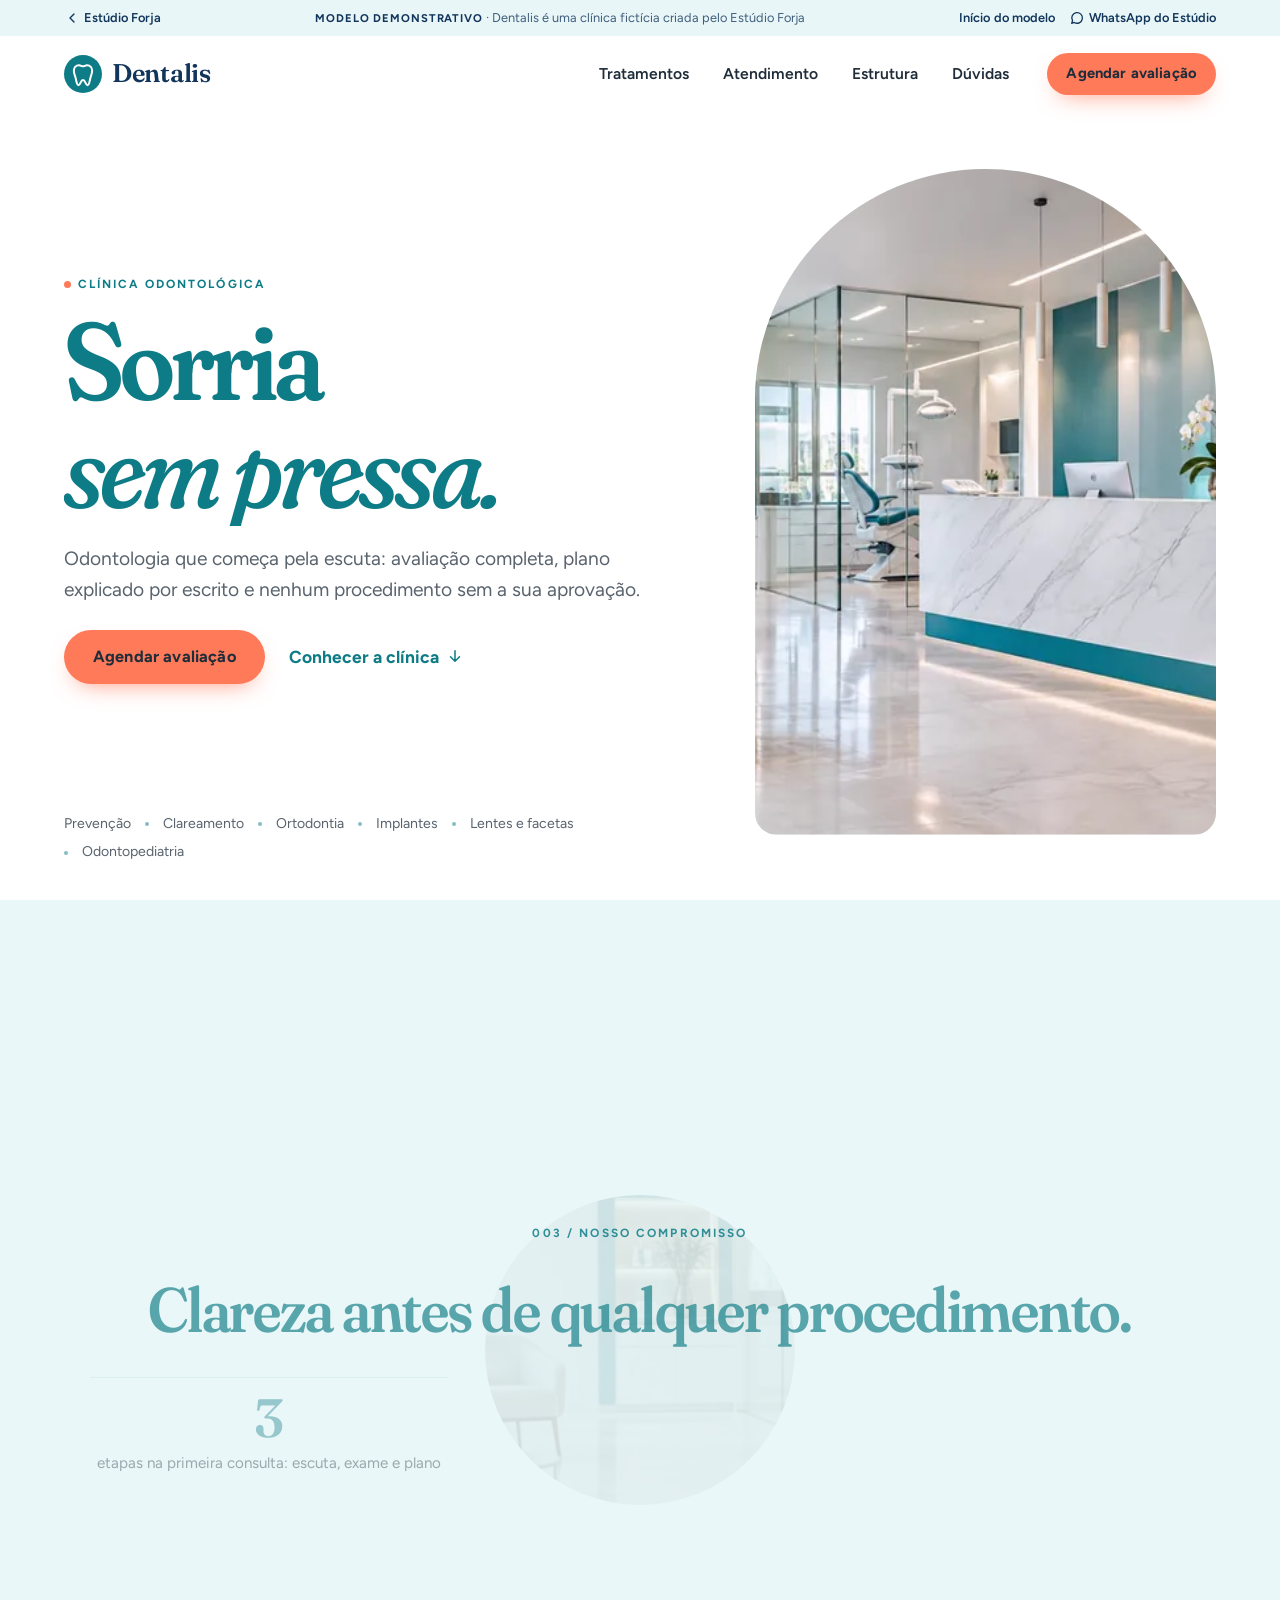
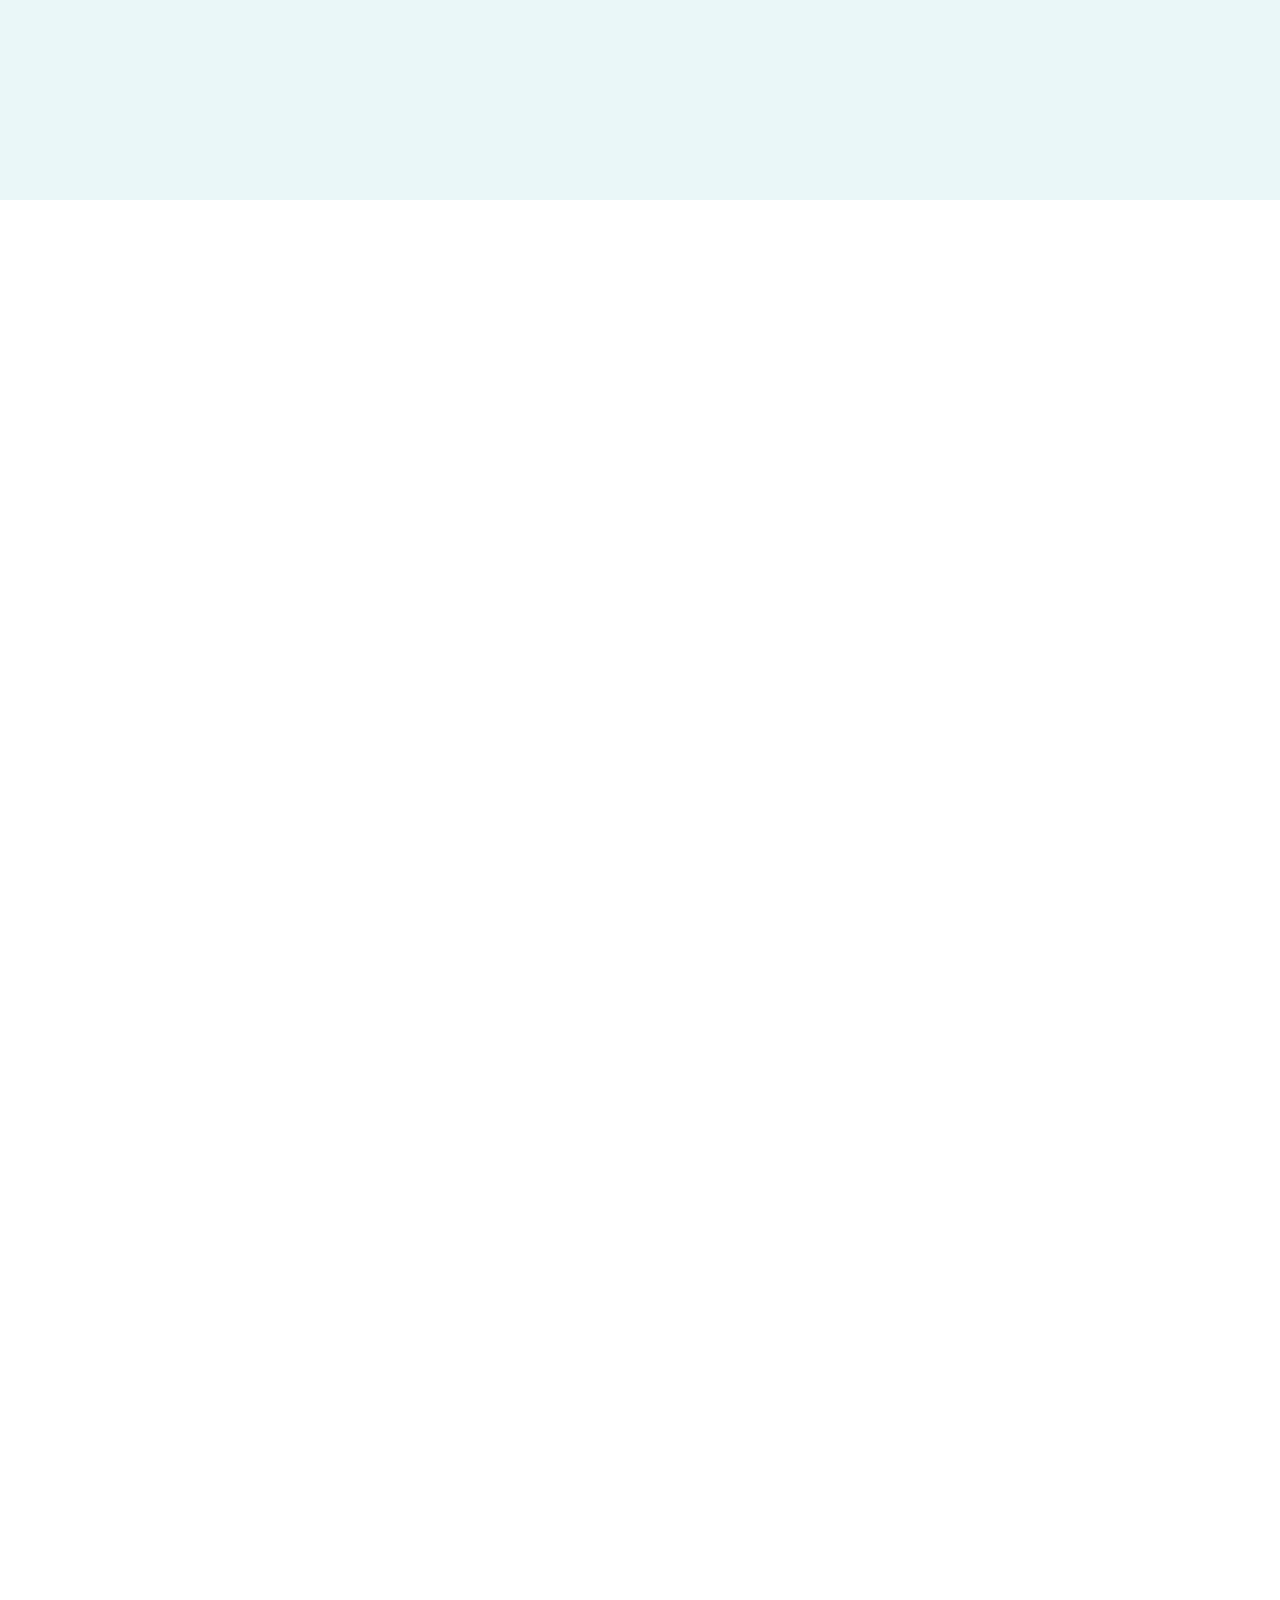
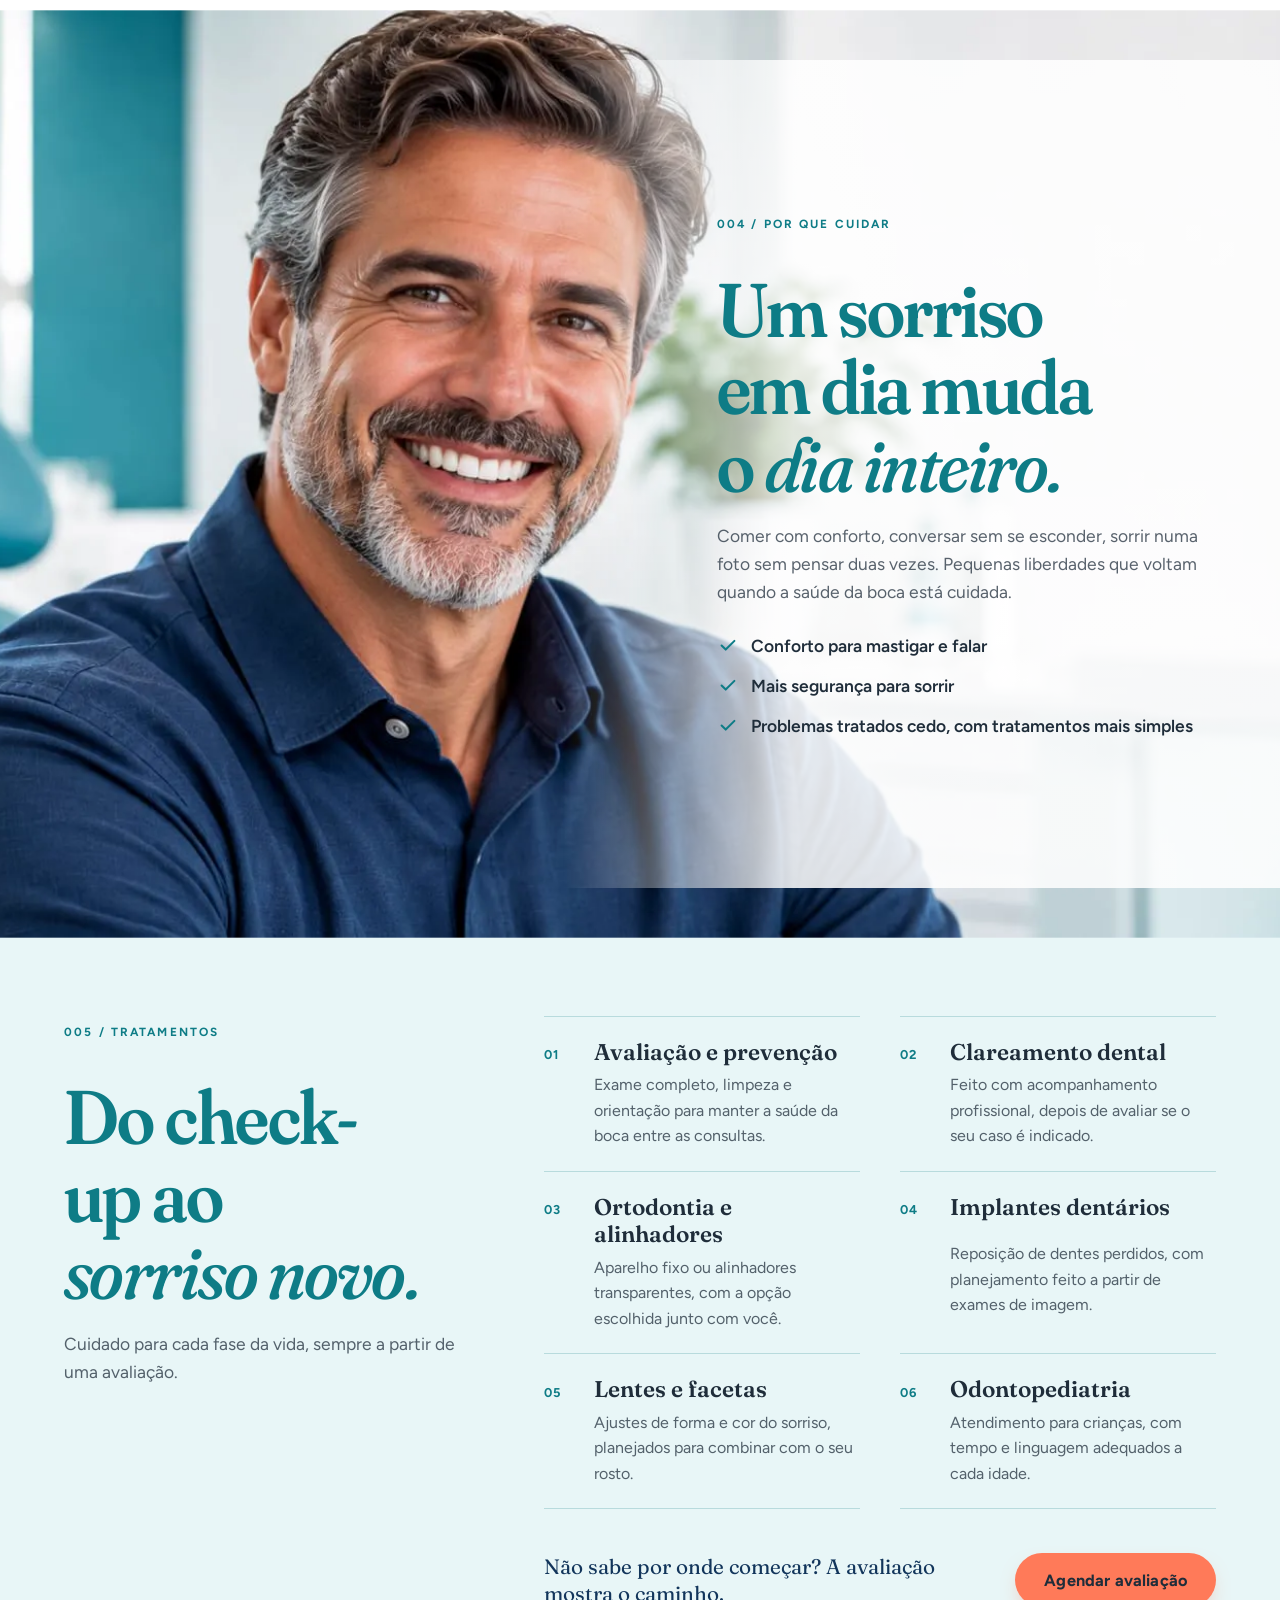
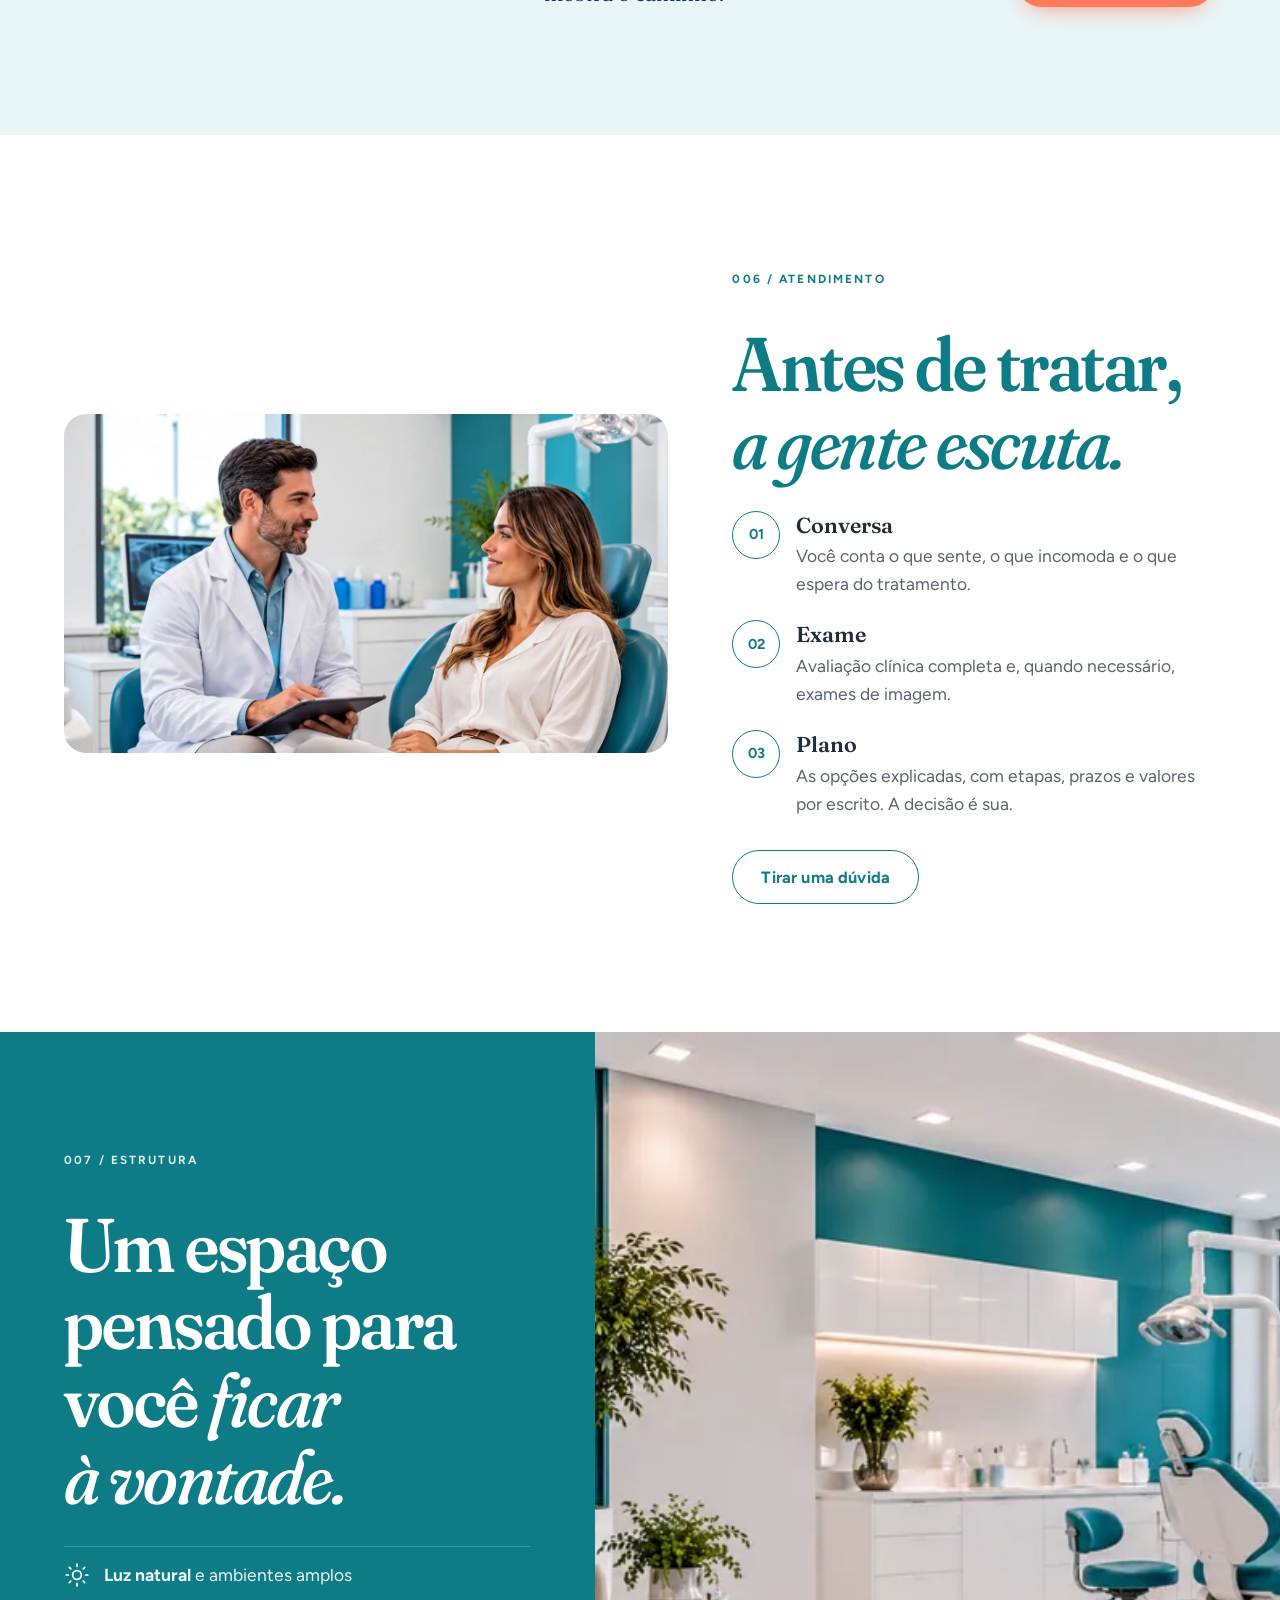
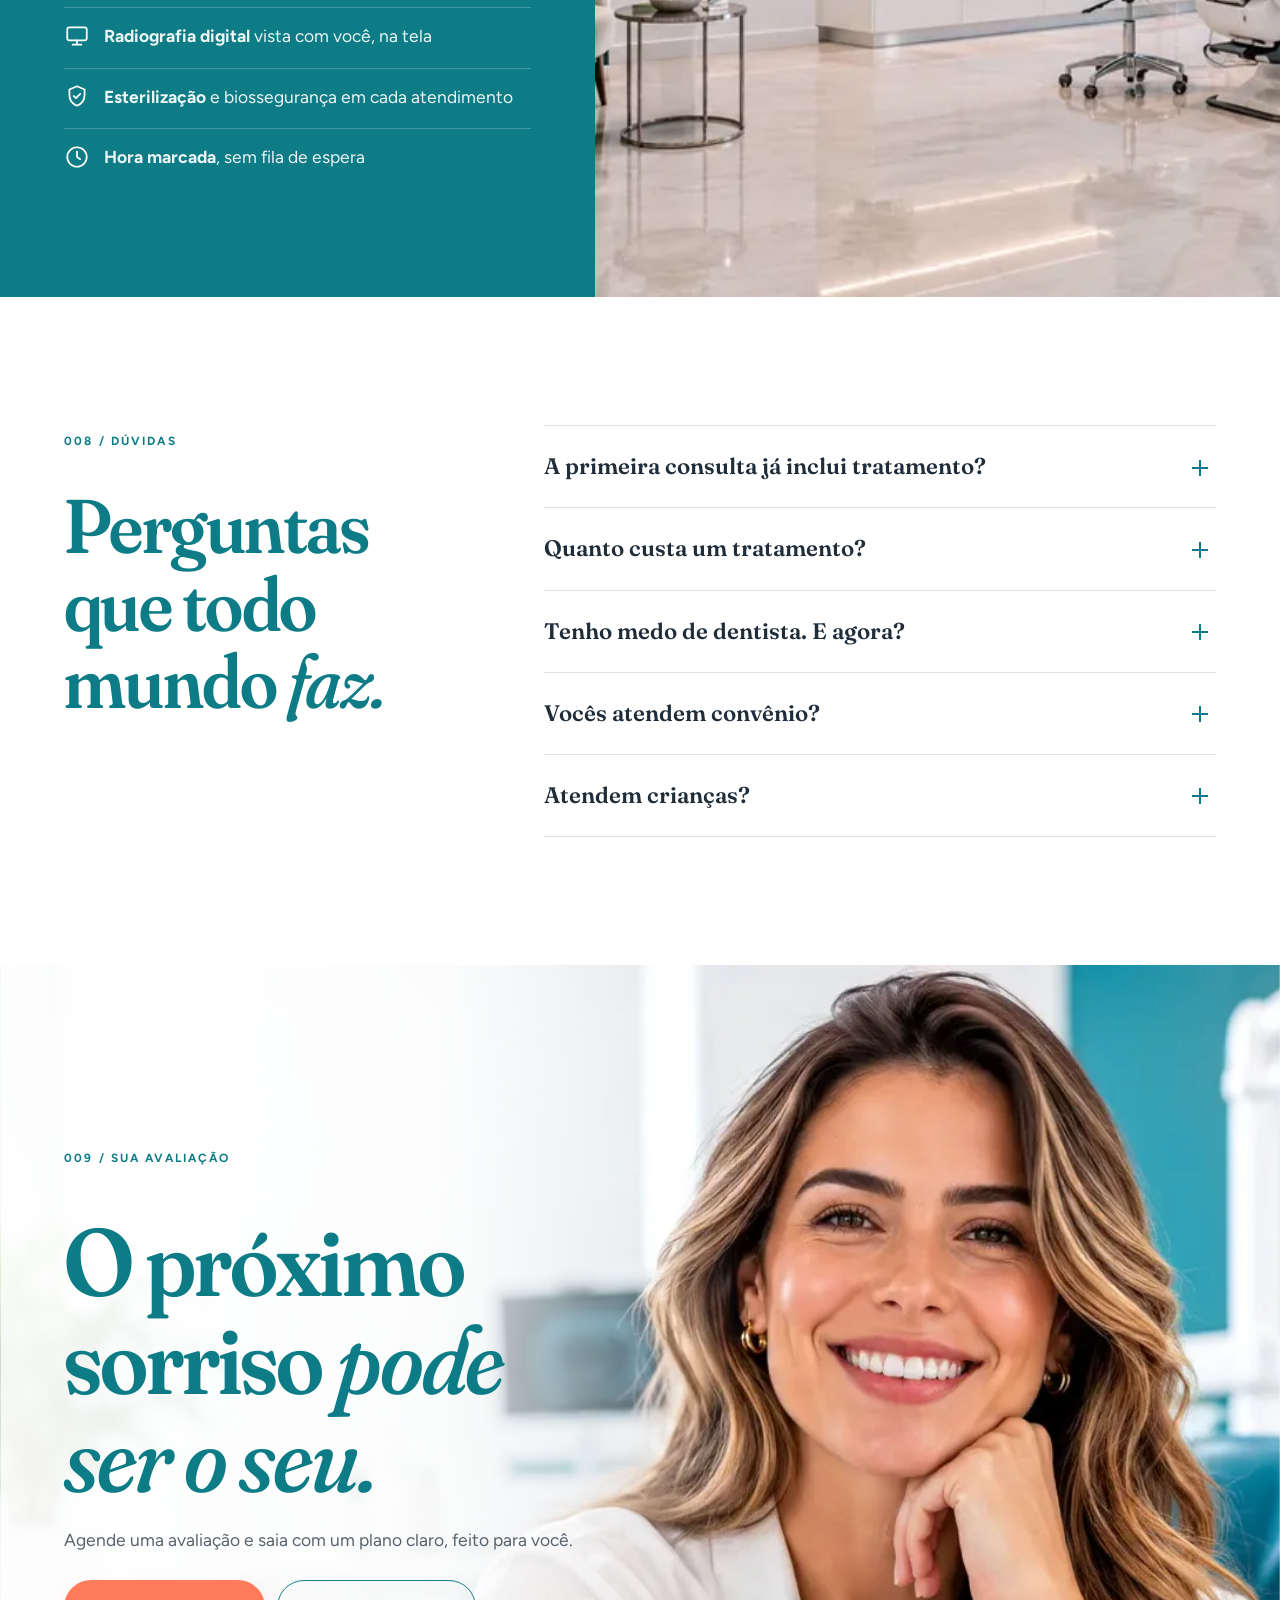
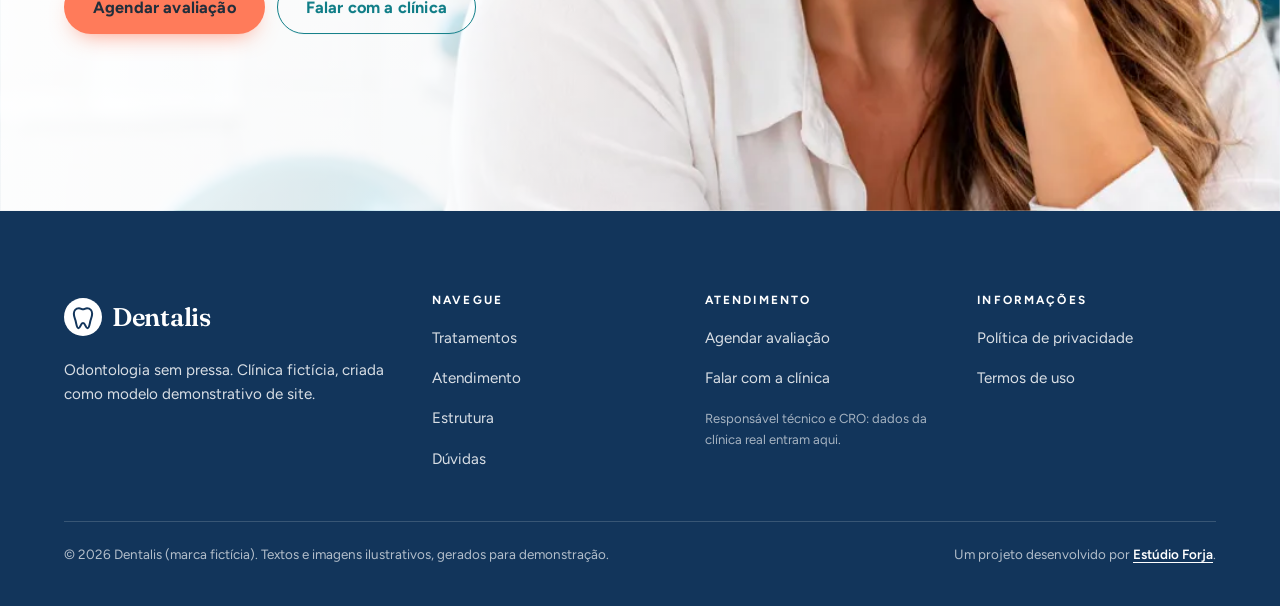
<file: index.html>
<!doctype html>
<html lang="pt-BR">
<head>
  <meta charset="utf-8">
  <meta name="viewport" content="width=device-width, initial-scale=1, viewport-fit=cover">
  <title>Dentalis · Odontologia sem pressa (modelo demonstrativo)</title>
  <meta name="description" content="Dentalis é uma clínica odontológica fictícia: um modelo demonstrativo de site criado pelo Estúdio Forja. Avaliação completa, plano por escrito e atendimento sem pressa.">
  <meta name="theme-color" content="#FFFFFF">
  <meta property="og:type" content="website">
  <meta property="og:title" content="Dentalis · Odontologia sem pressa">
  <meta property="og:description" content="Modelo demonstrativo de site para clínica odontológica, criado pelo Estúdio Forja.">
  <meta property="og:image" content="img/compartilhar.jpg">
  <link rel="icon" href="data:image/svg+xml,%3Csvg xmlns='http://www.w3.org/2000/svg' viewBox='0 0 32 32'%3E%3Ccircle cx='16' cy='16' r='16' fill='%230E7C86'/%3E%3Cpath d='M12.6 8.6c-2.7 0-4.3 2-4.3 4.7 0 2.2.8 3.7 1.4 5.7.7 2.4.9 6.4 2.6 6.4 1.5 0 1.7-4.3 3.7-4.3s2.2 4.3 3.7 4.3c1.7 0 1.9-4 2.6-6.4.6-2 1.4-3.5 1.4-5.7 0-2.7-1.6-4.7-4.3-4.7-1.6 0-2.2.9-3.4.9s-1.8-.9-3.4-.9z' fill='none' stroke='white' stroke-width='1.7' stroke-linejoin='round'/%3E%3C/svg%3E">
  <link rel="preload" href="assets/fonts/fraunces.woff2" as="font" type="font/woff2" crossorigin>
  <link rel="preload" href="assets/fonts/figtree.woff2" as="font" type="font/woff2" crossorigin>
  <link rel="preload" as="image" imagesrcset="img/imagem-1-900.webp 900w, img/imagem-1-1600.webp 1600w" imagesizes="(min-width: 900px) 36vw, calc(100vw - 40px)" fetchpriority="high">
  <link rel="stylesheet" href="css/style.css">
  <script>
    document.documentElement.classList.add('js');
    if (window.matchMedia('(prefers-reduced-motion: reduce)').matches) document.documentElement.classList.add('reduz');
  </script>
</head>
<body>

<!-- Tela de entrada -->
<div id="loader" aria-hidden="true">
  <div class="loader__marca">
    <svg class="marca" viewBox="0 0 32 32" aria-hidden="true"><circle cx="16" cy="16" r="16"/><path d="M12.6 8.6c-2.7 0-4.3 2-4.3 4.7 0 2.2.8 3.7 1.4 5.7.7 2.4.9 6.4 2.6 6.4 1.5 0 1.7-4.3 3.7-4.3s2.2 4.3 3.7 4.3c1.7 0 1.9-4 2.6-6.4.6-2 1.4-3.5 1.4-5.7 0-2.7-1.6-4.7-4.3-4.7-1.6 0-2.2.9-3.4.9s-1.8-.9-3.4-.9z"/></svg>
    <span>Dentalis</span>
  </div>
  <div class="loader__trilho"><div id="loader-bar"></div></div>
  <span id="loader-percent">0%</span>
</div>

<a class="pular" href="#conteudo">Pular para o conteúdo</a>

<!-- Faixa do Estúdio Forja (portfólio) -->
<div class="forja" role="region" aria-label="Navegação do Estúdio Forja">
  <a class="forja__link" data-forja="site" href="https://estudioforja.com.br/#portfolio">
    <svg viewBox="0 0 24 24" aria-hidden="true"><path d="M15 6l-6 6 6 6"/></svg>
    <span>Estúdio Forja</span>
  </a>
  <p class="forja__aviso"><span class="forja__selo">Modelo demonstrativo</span><span class="forja__texto"> · Dentalis é uma clínica fictícia criada pelo Estúdio Forja</span></p>
  <nav class="forja__nav" aria-label="Atalhos do modelo">
    <a class="forja__link" href="#inicio" data-rolar>Início <span class="so-desk">do modelo</span></a>
    <a class="forja__link forja__link--wa" data-forja="whatsapp" href="https://wa.me/5545991164764" target="_blank" rel="noopener">
      <svg viewBox="0 0 24 24" aria-hidden="true"><path d="M4 20l1.3-4A8 8 0 1 1 8 18.7z"/></svg>
      <span>WhatsApp <span class="so-desk">do Estúdio</span></span>
    </a>
  </nav>
</div>

<!-- Cabeçalho -->
<header class="topo" id="topo">
  <a class="logo" href="#inicio" data-rolar aria-label="Dentalis, voltar ao início">
    <svg class="marca" viewBox="0 0 32 32" aria-hidden="true"><circle cx="16" cy="16" r="16"/><path d="M12.6 8.6c-2.7 0-4.3 2-4.3 4.7 0 2.2.8 3.7 1.4 5.7.7 2.4.9 6.4 2.6 6.4 1.5 0 1.7-4.3 3.7-4.3s2.2 4.3 3.7 4.3c1.7 0 1.9-4 2.6-6.4.6-2 1.4-3.5 1.4-5.7 0-2.7-1.6-4.7-4.3-4.7-1.6 0-2.2.9-3.4.9s-1.8-.9-3.4-.9z"/></svg>
    <span class="logo__nome">Dentalis</span>
  </a>
  <nav class="menu" aria-label="Seções">
    <a href="#tratamentos" data-rolar>Tratamentos</a>
    <a href="#atendimento" data-rolar>Atendimento</a>
    <a href="#estrutura" data-rolar>Estrutura</a>
    <a href="#duvidas" data-rolar>Dúvidas</a>
  </nav>
  <button class="btn btn--coral btn--pequeno topo__cta" type="button" data-demo="agendamento">Agendar avaliação</button>
  <button class="menu-botao" type="button" aria-expanded="false" aria-controls="menu-celular">
    <span class="menu-botao__linhas" aria-hidden="true"></span><span class="sr">Abrir menu</span>
  </button>
</header>
<div class="menu-celular" id="menu-celular" hidden>
  <nav aria-label="Seções">
    <a href="#tratamentos" data-rolar>Tratamentos</a>
    <a href="#atendimento" data-rolar>Atendimento</a>
    <a href="#estrutura" data-rolar>Estrutura</a>
    <a href="#duvidas" data-rolar>Dúvidas</a>
  </nav>
  <button class="btn btn--coral" type="button" data-demo="agendamento">Agendar avaliação</button>
</div>

<main id="conteudo">

  <!-- 1. Abertura (imagem 1) -->
  <section class="hero" id="inicio" aria-labelledby="hero-titulo">
    <div class="hero__texto">
      <span class="rotulo"><i class="ponto" aria-hidden="true"></i>Clínica odontológica</span>
      <h1 class="hero__titulo" id="hero-titulo">
        <span class="linha"><span class="palavra">Sorria</span></span>
        <span class="linha"><em class="palavra">sem pressa.</em></span>
      </h1>
      <p class="hero__apoio"><span class="hero__apoio-extra">Odontologia que começa pela escuta: a</span><span class="hero__apoio-cel">A</span>valiação completa, plano explicado por escrito e nenhum procedimento sem a sua aprovação.</p>
      <div class="hero__acoes">
        <button class="btn btn--coral" type="button" data-demo="agendamento">Agendar avaliação</button>
        <a class="link-seta" href="#experiencia" data-rolar>Conhecer a clínica
          <svg viewBox="0 0 24 24" aria-hidden="true"><path d="M12 5v14M6 13l6 6 6-6"/></svg></a>
      </div>
    </div>
    <figure class="hero__portal">
      <img src="img/imagem-1-1600.webp" srcset="img/imagem-1-900.webp 900w, img/imagem-1-1600.webp 1600w"
           sizes="(min-width: 900px) 36vw, calc(100vw - 40px)" width="1600" height="900"
           alt="Recepção da Dentalis: balcão de mármore branco com base azul-petróleo, orquídeas e poltronas claras junto a janelas amplas."
           fetchpriority="high">
    </figure>
    <ul class="hero__lista" aria-label="Tratamentos">
      <li>Prevenção</li><li>Clareamento</li><li>Ortodontia</li><li>Implantes</li><li>Lentes e facetas</li><li>Odontopediatria</li>
    </ul>
  </section>

  <!-- 2. Sequência guiada pela rolagem (video 1) -->
  <section class="filme" id="experiencia" aria-label="Um passeio pela clínica">
    <div class="filme__fixo">
      <div class="filme__palco">
        <canvas id="filme-canvas" aria-hidden="true"></canvas>
        <img class="filme__estatico" data-src="frames/desktop/q_127.webp" alt="Recepção da Dentalis vista da entrada." loading="lazy">
      </div>
      <div class="filme__sombra filme__sombra--esq" aria-hidden="true"></div>
      <div class="filme__sombra filme__sombra--dir" aria-hidden="true"></div>
      <div class="filme__veu" aria-hidden="true"></div>

      <div class="letreiro" aria-hidden="true">
        <span class="letreiro__texto">Sorria sem pressa · Cuidado que se sente · Sorria sem pressa · Cuidado que se sente ·</span>
      </div>

      <div class="cena cena--esq" data-entra="6" data-sai="34" data-animacao="desliza-esq" data-sombra="esq">
        <span class="rotulo">001 / Chegada</span>
        <h2 class="cena__titulo">Você entra e respira.</h2>
        <p class="cena__texto">Luz natural, silêncio e uma recepção sem pressa. A experiência começa antes da cadeira.</p>
      </div>

      <div class="cena cena--dir" data-entra="38" data-sai="62" data-animacao="recorte" data-sombra="dir">
        <span class="rotulo">002 / Acolhimento</span>
        <h2 class="cena__titulo">Tempo para ouvir você.</h2>
        <p class="cena__texto">Consultas marcadas com folga, para explicar cada etapa e responder às suas dúvidas com calma.</p>
      </div>

      <div class="cena cena--numeros" data-entra="68" data-sai="100" data-fixa="true" data-animacao="sobe" data-sombra="veu">
        <span class="rotulo">003 / Nosso compromisso</span>
        <h2 class="cena__titulo">Clareza antes de qualquer procedimento.</h2>
        <div class="numeros">
          <div class="numero">
            <span class="numero__valor"><span class="contador" data-valor="3">3</span></span>
            <span class="numero__legenda">etapas na primeira consulta: escuta, exame e plano</span>
          </div>
          <div class="numero">
            <span class="numero__valor"><span class="contador" data-valor="1">1</span></span>
            <span class="numero__legenda">plano por escrito, com prazos e valores</span>
          </div>
          <div class="numero">
            <span class="numero__valor"><span class="contador" data-valor="100">100</span><small>%</small></span>
            <span class="numero__legenda">das etapas explicadas antes de começar</span>
          </div>
        </div>
        <button class="btn btn--coral" type="button" data-demo="agendamento">Agendar avaliação</button>
      </div>
    </div>
  </section>

  <!-- 3. Benefícios (foto nova) -->
  <section class="beneficios" id="beneficios" aria-labelledby="benef-titulo">
    <figure class="beneficios__foto">
      <img src="img/foto-nova-1600.webp" srcset="img/foto-nova-900.webp 900w, img/foto-nova-1600.webp 1600w"
           sizes="100vw" width="1600" height="900" loading="lazy"
           alt="Homem de barba grisalha e camisa azul-marinho sorrindo em um consultório claro.">
    </figure>
    <div class="beneficios__texto revela" data-animacao="sobe">
      <span class="rotulo">004 / Por que cuidar</span>
      <h2 class="titulo" id="benef-titulo">Um sorriso em dia muda o <em>dia inteiro.</em></h2>
      <p class="corpo">Comer com conforto, conversar sem se esconder, sorrir numa foto sem pensar duas vezes. Pequenas liberdades que voltam quando a saúde da boca está cuidada.</p>
      <ul class="beneficios__lista">
        <li><svg viewBox="0 0 24 24" aria-hidden="true"><path d="M5 12.5l4.5 4.5L19 7.5"/></svg>Conforto para mastigar e falar</li>
        <li><svg viewBox="0 0 24 24" aria-hidden="true"><path d="M5 12.5l4.5 4.5L19 7.5"/></svg>Mais segurança para sorrir</li>
        <li><svg viewBox="0 0 24 24" aria-hidden="true"><path d="M5 12.5l4.5 4.5L19 7.5"/></svg>Problemas tratados cedo, com tratamentos mais simples</li>
      </ul>
    </div>
  </section>

  <!-- 4. Tratamentos -->
  <section class="tratamentos" id="tratamentos" aria-labelledby="trat-titulo">
    <div class="tratamentos__topo revela" data-animacao="desliza-esq">
      <span class="rotulo">005 / Tratamentos</span>
      <h2 class="titulo" id="trat-titulo">Do check-up ao <em>sorriso novo.</em></h2>
      <p class="corpo">Cuidado para cada fase da vida, sempre a partir de uma avaliação.</p>
    </div>
    <ol class="tratamentos__lista revela" data-animacao="sobe-lista">
      <li class="trat"><span class="trat__n">01</span><h3>Avaliação e prevenção</h3><p>Exame completo, limpeza e orientação para manter a saúde da boca entre as consultas.</p></li>
      <li class="trat"><span class="trat__n">02</span><h3>Clareamento dental</h3><p>Feito com acompanhamento profissional, depois de avaliar se o seu caso é indicado.</p></li>
      <li class="trat"><span class="trat__n">03</span><h3>Ortodontia e alinhadores</h3><p>Aparelho fixo ou alinhadores transparentes, com a opção escolhida junto com você.</p></li>
      <li class="trat"><span class="trat__n">04</span><h3>Implantes dentários</h3><p>Reposição de dentes perdidos, com planejamento feito a partir de exames de imagem.</p></li>
      <li class="trat"><span class="trat__n">05</span><h3>Lentes e facetas</h3><p>Ajustes de forma e cor do sorriso, planejados para combinar com o seu rosto.</p></li>
      <li class="trat"><span class="trat__n">06</span><h3>Odontopediatria</h3><p>Atendimento para crianças, com tempo e linguagem adequados a cada idade.</p></li>
    </ol>
    <div class="tratamentos__acao">
      <p>Não sabe por onde começar? A avaliação mostra o caminho.</p>
      <button class="btn btn--coral" type="button" data-demo="agendamento">Agendar avaliação</button>
    </div>
  </section>

  <!-- 5. Atendimento (video 2, a partir da imagem 3) -->
  <section class="atendimento" id="atendimento" aria-labelledby="atend-titulo">
    <figure class="atendimento__video">
      <video id="video-atendimento" muted playsinline preload="none"
             data-poster="video/video-2-inicio.webp" data-fim="video/video-2-fim.webp"
             aria-label="Dentista e paciente conversando e sorrindo no consultório.">
        <source src="video/video-2.mp4" type="video/mp4">
      </video>
    </figure>
    <div class="atendimento__texto revela" data-animacao="desliza-dir">
      <span class="rotulo">006 / Atendimento</span>
      <h2 class="titulo" id="atend-titulo">Antes de tratar, <em>a gente escuta.</em></h2>
      <ol class="passos">
        <li><span class="passos__n">01</span><div><h3>Conversa</h3><p>Você conta o que sente, o que incomoda e o que espera do tratamento.</p></div></li>
        <li><span class="passos__n">02</span><div><h3>Exame</h3><p>Avaliação clínica completa e, quando necessário, exames de imagem.</p></div></li>
        <li><span class="passos__n">03</span><div><h3>Plano</h3><p>As opções explicadas, com etapas, prazos e valores por escrito. A decisão é sua.</p></div></li>
      </ol>
      <button class="btn btn--contorno" type="button" data-demo="contato">Tirar uma dúvida</button>
    </div>
  </section>

  <!-- 6. Estrutura (imagem 4) -->
  <section class="estrutura" id="estrutura" aria-labelledby="estr-titulo">
    <div class="estrutura__texto revela" data-animacao="recorte">
      <span class="rotulo rotulo--claro">007 / Estrutura</span>
      <h2 class="titulo" id="estr-titulo">Um espaço pensado para você <em>ficar à vontade.</em></h2>
      <ul class="estrutura__lista">
        <li><svg viewBox="0 0 24 24" aria-hidden="true"><circle cx="12" cy="12" r="4"/><path d="M12 2v2M12 20v2M2 12h2M20 12h2M4.9 4.9l1.4 1.4M17.7 17.7l1.4 1.4M4.9 19.1l1.4-1.4M17.7 6.3l1.4-1.4"/></svg><span><strong>Luz natural</strong> e ambientes amplos</span></li>
        <li><svg viewBox="0 0 24 24" aria-hidden="true"><rect x="3" y="4" width="18" height="12" rx="2"/><path d="M8 20h8M12 16v4"/></svg><span><strong>Radiografia digital</strong> vista com você, na tela</span></li>
        <li><svg viewBox="0 0 24 24" aria-hidden="true"><path d="M12 3l7 3v5c0 4.5-3 8.3-7 10-4-1.7-7-5.5-7-10V6z"/><path d="M9 12l2 2 4-4"/></svg><span><strong>Esterilização</strong> e biossegurança em cada atendimento</span></li>
        <li><svg viewBox="0 0 24 24" aria-hidden="true"><circle cx="12" cy="12" r="9"/><path d="M12 7v5l3 2"/></svg><span><strong>Hora marcada</strong>, sem fila de espera</span></li>
      </ul>
    </div>
    <figure class="estrutura__foto">
      <img src="img/imagem-4-1340.webp" srcset="img/imagem-4-800.webp 800w, img/imagem-4-1340.webp 1340w"
           sizes="(min-width: 900px) 55vw, 100vw" width="1340" height="900" loading="lazy"
           alt="Consultório da Dentalis: cadeira odontológica branca e azul-petróleo, armários brancos e janelas para árvores.">
    </figure>
  </section>

  <!-- 7. Dúvidas -->
  <section class="duvidas" id="duvidas" aria-labelledby="duv-titulo">
    <div class="duvidas__topo revela" data-animacao="escala">
      <span class="rotulo">008 / Dúvidas</span>
      <h2 class="titulo" id="duv-titulo">Perguntas que todo mundo <em>faz.</em></h2>
    </div>
    <div class="duvidas__lista">
      <details name="duvidas">
        <summary>A primeira consulta já inclui tratamento?</summary>
        <p>Não. A primeira consulta é uma avaliação: conversa, exame e plano. Nenhum procedimento é feito sem a sua aprovação.</p>
      </details>
      <details name="duvidas">
        <summary>Quanto custa um tratamento?</summary>
        <p>Depende do que o seu caso precisa. Depois da avaliação, você recebe o plano com os valores por escrito, para decidir com calma.</p>
      </details>
      <details name="duvidas">
        <summary>Tenho medo de dentista. E agora?</summary>
        <p>Conte isso logo no começo. A consulta pode seguir no seu ritmo, com pausas e com cada etapa explicada antes de acontecer.</p>
      </details>
      <details name="duvidas">
        <summary>Vocês atendem convênio?</summary>
        <p>As formas de pagamento e os convênios aceitos são informados no momento do agendamento.</p>
      </details>
      <details name="duvidas">
        <summary>Atendem crianças?</summary>
        <p>Sim. A odontopediatria cuida das crianças com tempo e linguagem adequados a cada idade.</p>
      </details>
    </div>
  </section>

  <!-- 8. Conversão final (video 3 no computador, imagem 2 no celular) -->
  <section class="final" id="agendar" aria-labelledby="final-titulo">
    <div class="final__midia">
      <video class="final__video" id="video-final" muted playsinline preload="none"
             data-poster="video/video-3-inicio.webp" data-fim="video/video-3-fim.webp" aria-hidden="true">
        <source src="video/video-3.mp4" type="video/mp4">
      </video>
      <img class="final__foto" src="img/imagem-2-600.webp" srcset="img/imagem-2-600.webp 600w, img/imagem-2-900.webp 900w"
           sizes="100vw" width="900" height="1124" loading="lazy"
           alt="Mulher sorrindo com a mão no queixo, em um consultório claro.">
    </div>
    <div class="final__texto revela" data-animacao="gira">
      <span class="rotulo">009 / Sua avaliação</span>
      <h2 class="titulo titulo--grande" id="final-titulo">O próximo sorriso <em>pode ser o seu.</em></h2>
      <p class="corpo">Agende uma avaliação e saia com um plano claro, feito para você.</p>
      <div class="final__acoes">
        <button class="btn btn--coral" type="button" data-demo="agendamento">Agendar avaliação</button>
        <button class="btn btn--contorno" type="button" data-demo="contato">Falar com a clínica</button>
      </div>
    </div>
  </section>
</main>

<footer class="rodape">
  <div class="rodape__grade">
    <div class="rodape__marca">
      <a class="logo logo--claro" href="#inicio" data-rolar aria-label="Dentalis, voltar ao início">
        <svg class="marca" viewBox="0 0 32 32" aria-hidden="true"><circle cx="16" cy="16" r="16"/><path d="M12.6 8.6c-2.7 0-4.3 2-4.3 4.7 0 2.2.8 3.7 1.4 5.7.7 2.4.9 6.4 2.6 6.4 1.5 0 1.7-4.3 3.7-4.3s2.2 4.3 3.7 4.3c1.7 0 1.9-4 2.6-6.4.6-2 1.4-3.5 1.4-5.7 0-2.7-1.6-4.7-4.3-4.7-1.6 0-2.2.9-3.4.9s-1.8-.9-3.4-.9z"/></svg>
        <span class="logo__nome">Dentalis</span>
      </a>
      <p>Odontologia sem pressa. Clínica fictícia, criada como modelo demonstrativo de site.</p>
    </div>
    <nav class="rodape__col" aria-label="Seções">
      <h3>Navegue</h3>
      <a href="#tratamentos" data-rolar>Tratamentos</a>
      <a href="#atendimento" data-rolar>Atendimento</a>
      <a href="#estrutura" data-rolar>Estrutura</a>
      <a href="#duvidas" data-rolar>Dúvidas</a>
    </nav>
    <div class="rodape__col">
      <h3>Atendimento</h3>
      <button class="rodape__link" type="button" data-demo="agendamento">Agendar avaliação</button>
      <button class="rodape__link" type="button" data-demo="contato">Falar com a clínica</button>
      <p class="rodape__nota">Responsável técnico e CRO: dados da clínica real entram aqui.</p>
    </div>
    <div class="rodape__col">
      <h3>Informações</h3>
      <a href="privacidade.html">Política de privacidade</a>
      <a href="termos.html">Termos de uso</a>
    </div>
  </div>
  <div class="rodape__base">
    <p>© <span data-ano>2026</span> Dentalis (marca fictícia). Textos e imagens ilustrativos, gerados para demonstração.</p>
    <p class="rodape__forja">Um projeto desenvolvido por <a data-forja="site" href="https://estudioforja.com.br/#portfolio">Estúdio Forja</a>.</p>
  </div>
</footer>

<!-- Barra fixa do celular -->
<div class="barra-celular" id="barra-celular" aria-hidden="true">
  <button class="btn btn--coral" type="button" data-demo="agendamento" tabindex="-1">Agendar avaliação</button>
</div>

<!-- Janela do modo demonstrativo -->
<dialog class="demo" id="demo" aria-labelledby="demo-titulo">
  <button class="demo__fechar" type="button" data-fechar aria-label="Fechar">
    <svg viewBox="0 0 24 24" aria-hidden="true"><path d="M6 6l12 12M18 6L6 18"/></svg>
  </button>
  <span class="rotulo"><i class="ponto" aria-hidden="true"></i>Modelo demonstrativo</span>
  <h2 class="demo__titulo" id="demo-titulo">Esse clique viraria um agendamento.</h2>
  <p class="demo__texto" id="demo-texto">A Dentalis é uma clínica fictícia. Num site real, este botão levaria o paciente direto para a agenda ou para o WhatsApp da clínica.</p>
  <p class="demo__texto demo__texto--forja">Este site foi criado pelo <strong>Estúdio Forja</strong>. Quer um assim para a sua clínica ou o seu negócio?</p>
  <div class="demo__acoes">
    <a class="btn btn--coral" data-forja="whatsapp" href="https://wa.me/5545991164764" target="_blank" rel="noopener">Quero um site assim</a>
    <a class="btn btn--contorno" data-forja="site" href="https://estudioforja.com.br/#portfolio">Ver outros projetos</a>
    <button class="demo__continuar" type="button" data-fechar>Continuar explorando a Dentalis</button>
  </div>
</dialog>

<script src="js/config.js" defer></script>
<script src="js/vendor/lenis.min.js" defer></script>
<script src="js/vendor/gsap.min.js" defer></script>
<script src="js/vendor/ScrollTrigger.min.js" defer></script>
<script src="js/app.js" defer></script>
</body>
</html>
</file>
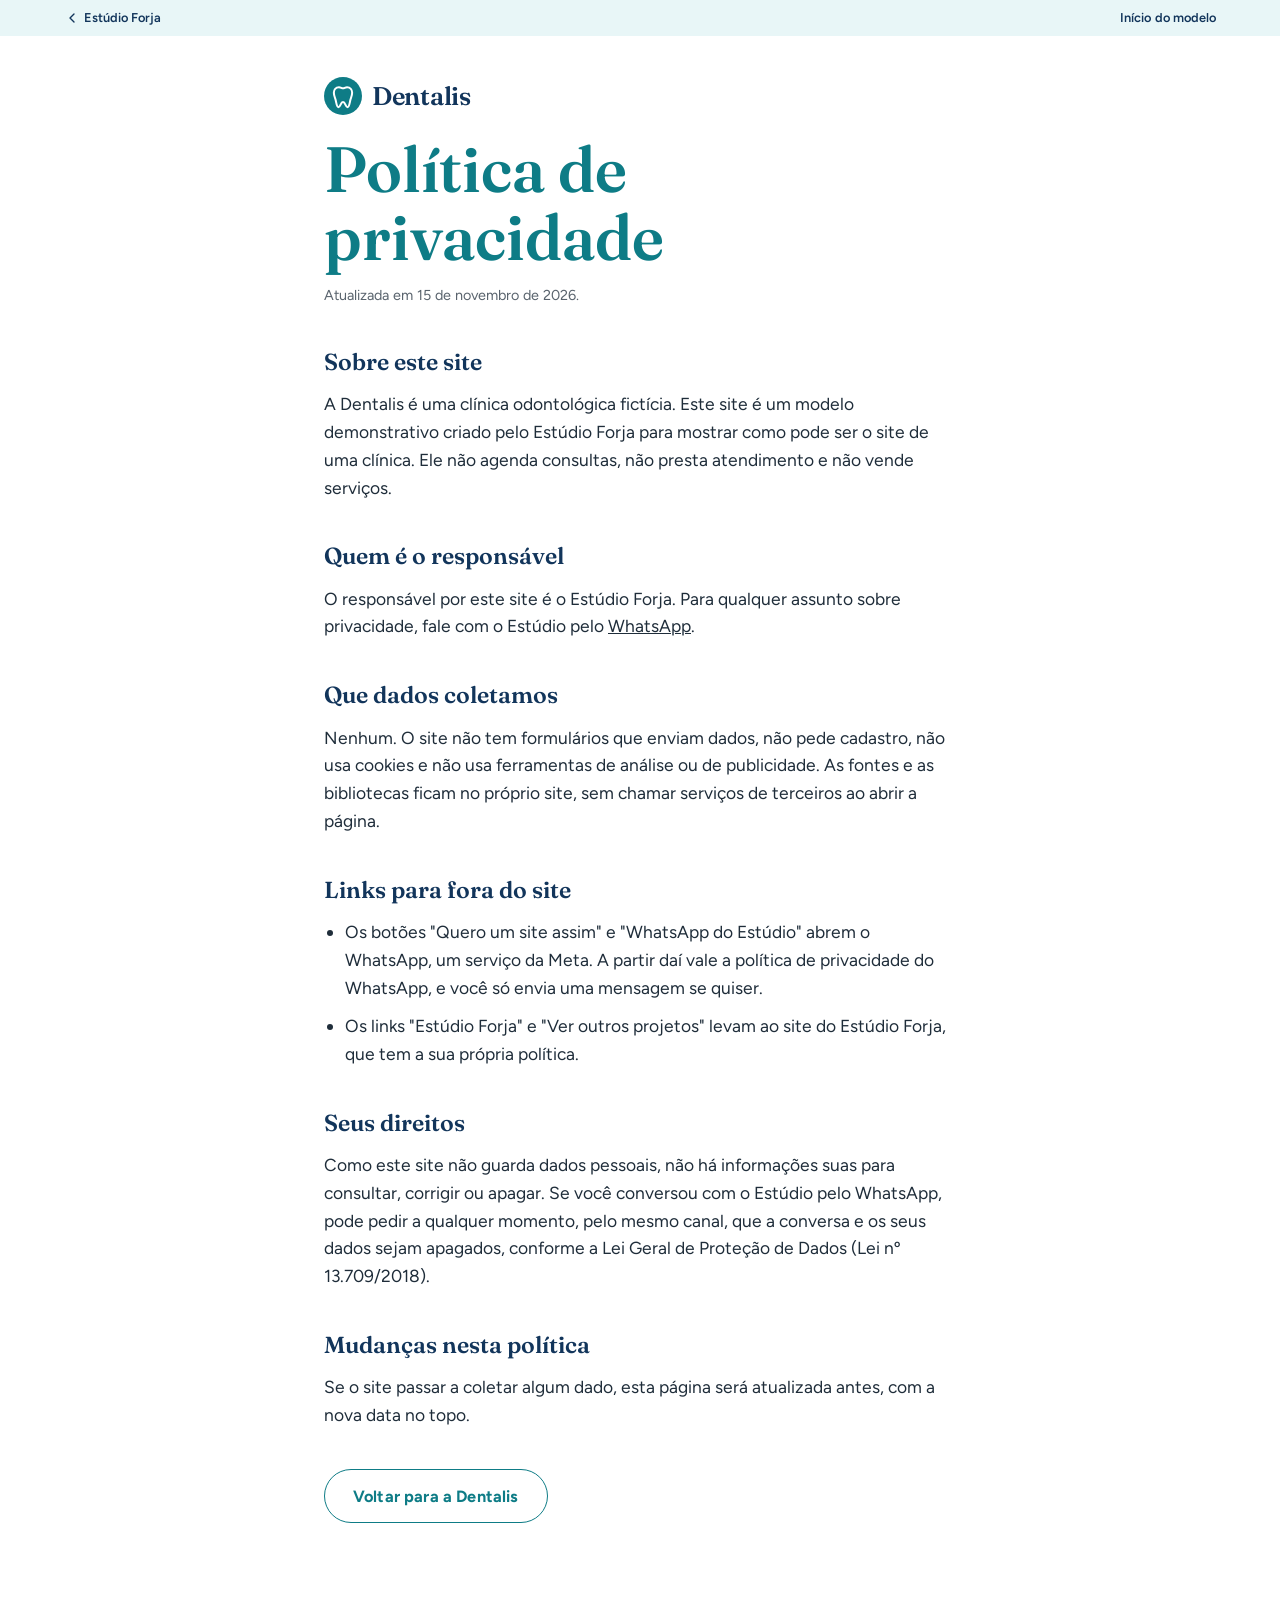
<file: privacidade.html>
<!doctype html>
<html lang="pt-BR">
<head>
  <meta charset="utf-8">
  <meta name="viewport" content="width=device-width, initial-scale=1">
  <title>Política de privacidade · Dentalis (modelo demonstrativo)</title>
  <meta name="robots" content="noindex">
  <link rel="stylesheet" href="css/style.css">
</head>
<body>
  <div class="forja">
    <a class="forja__link" href="https://estudioforja.com.br"><svg viewBox="0 0 24 24" aria-hidden="true"><path d="M15 6l-6 6 6 6"/></svg><span>Estúdio Forja</span></a>
    <nav class="forja__nav"><a class="forja__link" href="index.html">Início <span class="so-desk">do modelo</span></a></nav>
  </div>
  <main class="legal">
    <a class="logo" href="index.html" aria-label="Dentalis, voltar ao início">
      <svg class="marca" viewBox="0 0 32 32" aria-hidden="true"><circle cx="16" cy="16" r="16"/><path d="M12.6 8.6c-2.7 0-4.3 2-4.3 4.7 0 2.2.8 3.7 1.4 5.7.7 2.4.9 6.4 2.6 6.4 1.5 0 1.7-4.3 3.7-4.3s2.2 4.3 3.7 4.3c1.7 0 1.9-4 2.6-6.4.6-2 1.4-3.5 1.4-5.7 0-2.7-1.6-4.7-4.3-4.7-1.6 0-2.2.9-3.4.9s-1.8-.9-3.4-.9z"/></svg>
      <span class="logo__nome">Dentalis</span>
    </a>
    <h1>Política de privacidade</h1>
    <p class="atualizado">Atualizada em 15 de novembro de 2026.</p>

    <h2>Sobre este site</h2>
    <p>A Dentalis é uma clínica odontológica fictícia. Este site é um modelo demonstrativo criado pelo Estúdio Forja para mostrar como pode ser o site de uma clínica. Ele não agenda consultas, não presta atendimento e não vende serviços.</p>

    <h2>Quem é o responsável</h2>
    <p>O responsável por este site é o Estúdio Forja. Para qualquer assunto sobre privacidade, fale com o Estúdio pelo <a data-forja="whatsapp" href="https://wa.me/5545991164764">WhatsApp</a>.</p>

    <h2>Que dados coletamos</h2>
    <p>Nenhum. O site não tem formulários que enviam dados, não pede cadastro, não usa cookies e não usa ferramentas de análise ou de publicidade. As fontes e as bibliotecas ficam no próprio site, sem chamar serviços de terceiros ao abrir a página.</p>

    <h2>Links para fora do site</h2>
    <ul>
      <li>Os botões "Quero um site assim" e "WhatsApp do Estúdio" abrem o WhatsApp, um serviço da Meta. A partir daí vale a política de privacidade do WhatsApp, e você só envia uma mensagem se quiser.</li>
      <li>Os links "Estúdio Forja" e "Ver outros projetos" levam ao site do Estúdio Forja, que tem a sua própria política.</li>
    </ul>

    <h2>Seus direitos</h2>
    <p>Como este site não guarda dados pessoais, não há informações suas para consultar, corrigir ou apagar. Se você conversou com o Estúdio pelo WhatsApp, pode pedir a qualquer momento, pelo mesmo canal, que a conversa e os seus dados sejam apagados, conforme a Lei Geral de Proteção de Dados (Lei nº 13.709/2018).</p>

    <h2>Mudanças nesta política</h2>
    <p>Se o site passar a coletar algum dado, esta página será atualizada antes, com a nova data no topo.</p>

    <a class="btn btn--contorno legal__voltar" href="index.html">Voltar para a Dentalis</a>
  </main>
  <script src="js/config.js"></script>
  <script>
    (function () {
      var e = window.DENTALIS && window.DENTALIS.estudio; if (!e) return;
      document.querySelectorAll('[data-forja="whatsapp"]').forEach(function (a) { a.href = 'https://wa.me/' + e.whatsapp + '?text=' + encodeURIComponent(e.mensagem); });
      document.querySelectorAll('.forja a[href^="https://estudio"]').forEach(function (a) { a.href = e.site; });
    })();
  </script>
</body>
</html>
</file>
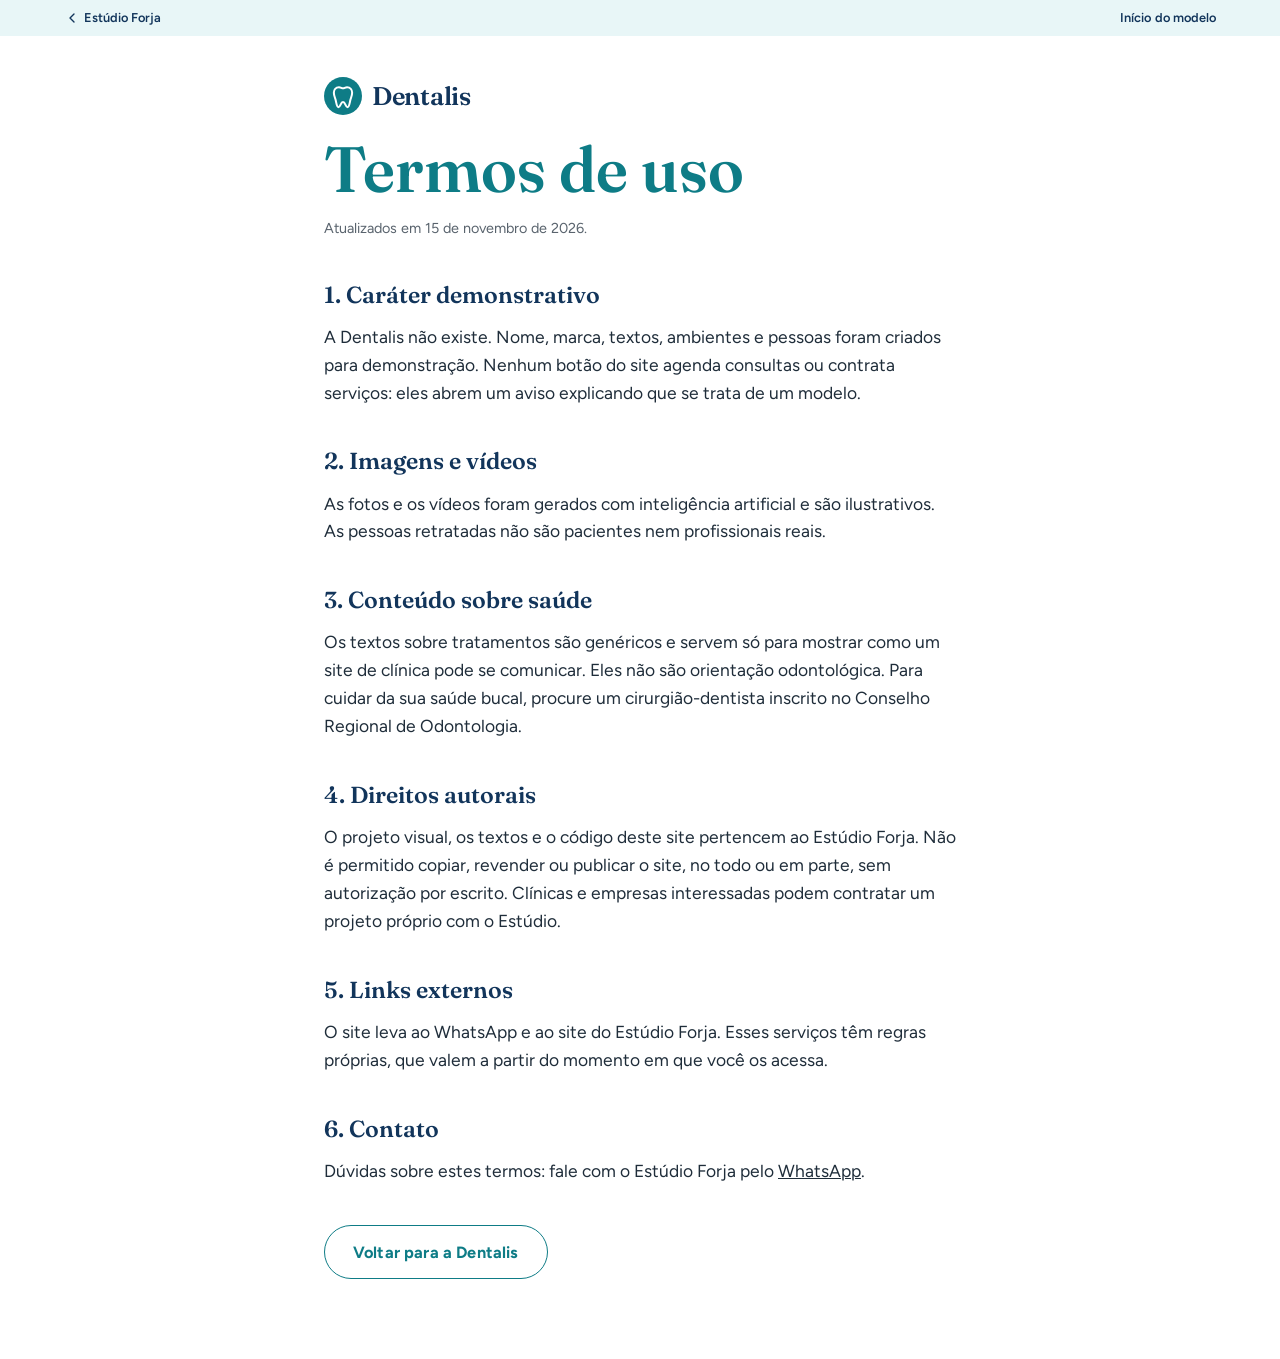
<file: termos.html>
<!doctype html>
<html lang="pt-BR">
<head>
  <meta charset="utf-8">
  <meta name="viewport" content="width=device-width, initial-scale=1">
  <title>Termos de uso · Dentalis (modelo demonstrativo)</title>
  <meta name="robots" content="noindex">
  <link rel="stylesheet" href="css/style.css">
</head>
<body>
  <div class="forja">
    <a class="forja__link" href="https://estudioforja.com.br"><svg viewBox="0 0 24 24" aria-hidden="true"><path d="M15 6l-6 6 6 6"/></svg><span>Estúdio Forja</span></a>
    <nav class="forja__nav"><a class="forja__link" href="index.html">Início <span class="so-desk">do modelo</span></a></nav>
  </div>
  <main class="legal">
    <a class="logo" href="index.html" aria-label="Dentalis, voltar ao início">
      <svg class="marca" viewBox="0 0 32 32" aria-hidden="true"><circle cx="16" cy="16" r="16"/><path d="M12.6 8.6c-2.7 0-4.3 2-4.3 4.7 0 2.2.8 3.7 1.4 5.7.7 2.4.9 6.4 2.6 6.4 1.5 0 1.7-4.3 3.7-4.3s2.2 4.3 3.7 4.3c1.7 0 1.9-4 2.6-6.4.6-2 1.4-3.5 1.4-5.7 0-2.7-1.6-4.7-4.3-4.7-1.6 0-2.2.9-3.4.9s-1.8-.9-3.4-.9z"/></svg>
      <span class="logo__nome">Dentalis</span>
    </a>
    <h1>Termos de uso</h1>
    <p class="atualizado">Atualizados em 15 de novembro de 2026.</p>

    <h2>1. Caráter demonstrativo</h2>
    <p>A Dentalis não existe. Nome, marca, textos, ambientes e pessoas foram criados para demonstração. Nenhum botão do site agenda consultas ou contrata serviços: eles abrem um aviso explicando que se trata de um modelo.</p>

    <h2>2. Imagens e vídeos</h2>
    <p>As fotos e os vídeos foram gerados com inteligência artificial e são ilustrativos. As pessoas retratadas não são pacientes nem profissionais reais.</p>

    <h2>3. Conteúdo sobre saúde</h2>
    <p>Os textos sobre tratamentos são genéricos e servem só para mostrar como um site de clínica pode se comunicar. Eles não são orientação odontológica. Para cuidar da sua saúde bucal, procure um cirurgião-dentista inscrito no Conselho Regional de Odontologia.</p>

    <h2>4. Direitos autorais</h2>
    <p>O projeto visual, os textos e o código deste site pertencem ao Estúdio Forja. Não é permitido copiar, revender ou publicar o site, no todo ou em parte, sem autorização por escrito. Clínicas e empresas interessadas podem contratar um projeto próprio com o Estúdio.</p>

    <h2>5. Links externos</h2>
    <p>O site leva ao WhatsApp e ao site do Estúdio Forja. Esses serviços têm regras próprias, que valem a partir do momento em que você os acessa.</p>

    <h2>6. Contato</h2>
    <p>Dúvidas sobre estes termos: fale com o Estúdio Forja pelo <a data-forja="whatsapp" href="https://wa.me/5545991164764">WhatsApp</a>.</p>

    <a class="btn btn--contorno legal__voltar" href="index.html">Voltar para a Dentalis</a>
  </main>
  <script src="js/config.js"></script>
  <script>
    (function () {
      var e = window.DENTALIS && window.DENTALIS.estudio; if (!e) return;
      document.querySelectorAll('[data-forja="whatsapp"]').forEach(function (a) { a.href = 'https://wa.me/' + e.whatsapp + '?text=' + encodeURIComponent(e.mensagem); });
      document.querySelectorAll('.forja a[href^="https://estudio"]').forEach(function (a) { a.href = e.site; });
    })();
  </script>
</body>
</html>
</file>
<file: css/style.css>
/* =========================================================================
   DENTALIS · Estilo
   Conceito: "Portal". A recepção aparece num arco, como uma porta aberta;
   a rolagem atravessa essa porta (sequência do video 1) e o site termina
   com o mesmo arco, agora com um sorriso.
   Cores 60-30-10: branco (base) · azul-petróleo (apoio) · coral (só ação).
   Pensado primeiro para o celular; o computador vem nos @media (min-width).
   ========================================================================= */

@font-face { font-family: "Fraunces"; src: url("../assets/fonts/fraunces.woff2") format("woff2");
  font-weight: 400 700; font-style: normal; font-display: swap; }
@font-face { font-family: "Fraunces"; src: url("../assets/fonts/fraunces-italic.woff2") format("woff2");
  font-weight: 400 700; font-style: italic; font-display: swap; }
@font-face { font-family: "Figtree"; src: url("../assets/fonts/figtree.woff2") format("woff2");
  font-weight: 400 700; font-style: normal; font-display: swap; }

:root {
  /* 60% */ --branco: #FFFFFF;
  /* 30% */ --teal: #0E7C86;
  /* 10% */ --coral: #FF7A59;
  --gelo: #E8F6F7;
  --marinho: #12355B;
  --texto: #1F2D3A;
  --texto-suave: rgba(31, 45, 58, .74);
  --linha: rgba(14, 124, 134, .22);
  --teal-hover: #0B6971;       /* mesma cor, só mais escura, para o hover */
  --coral-hover: #FF8B6E;      /* mesma cor, só mais clara, para o hover */

  --f-titulo: "Fraunces", Georgia, "Times New Roman", serif;
  --f-texto: "Figtree", "Segoe UI", system-ui, sans-serif;

  --forja-h: 38px;
  --topo-h: 60px;
  --margem: 20px;
  --raio: 22px;
  --ease: cubic-bezier(.22, .61, .36, 1);
}

*, *::before, *::after { box-sizing: border-box; }
[hidden] { display: none !important; }
html { -webkit-text-size-adjust: 100%; scroll-padding-top: calc(var(--topo-h) + 8px); }
html.lenis, html.lenis body { height: auto; }
.lenis.lenis-stopped { overflow: hidden; }
body {
  margin: 0; background: var(--branco); color: var(--texto);
  font-family: var(--f-texto); font-size: 1.0625rem; line-height: 1.6;
  -webkit-font-smoothing: antialiased; text-rendering: optimizeLegibility;
}
main, footer, section { overflow-x: clip; }
img, video, canvas, svg { display: block; max-width: 100%; }
img { height: auto; }
figure { margin: 0; }
h1, h2, h3, p, ul, ol { margin: 0; }
ul, ol { padding: 0; list-style: none; }
a { color: inherit; }
button { font: inherit; color: inherit; cursor: pointer; }
:focus-visible { outline: 3px solid var(--coral); outline-offset: 3px; border-radius: 6px; }
.sr { position: absolute; width: 1px; height: 1px; overflow: hidden; clip: rect(0 0 0 0); white-space: nowrap; }
.so-desk { display: none; }

.pular { position: absolute; left: 12px; top: -60px; z-index: 200; background: var(--teal); color: #fff;
  padding: 10px 16px; border-radius: 10px; text-decoration: none; font-weight: 600; }
.pular:focus { top: 12px; }

/* ---------- Tipografia base ---------- */
.rotulo {
  display: inline-flex; align-items: center; gap: .55em;
  font-size: .74rem; font-weight: 700; letter-spacing: .18em; text-transform: uppercase;
  color: var(--teal);
}
.rotulo--claro { color: rgba(255, 255, 255, .86); }
.ponto { width: 7px; height: 7px; border-radius: 50%; background: var(--coral); display: inline-block; }
.titulo {
  font-family: var(--f-titulo); font-weight: 600; color: var(--teal);
  font-size: clamp(2.35rem, 9.4vw, 4.75rem); line-height: 1.02; letter-spacing: -.02em;
  font-variation-settings: "SOFT" 60, "opsz" 110;
  margin-top: .45em; text-wrap: balance;
}
.titulo em, .hero__titulo em, .cena__titulo em { font-style: italic; font-weight: 500; }
.titulo--grande { font-size: clamp(2.6rem, 11vw, 6rem); }
.corpo { margin-top: 1.1em; color: var(--texto-suave); max-width: 34em; }

/* ---------- Botões ---------- */
.btn {
  display: inline-flex; align-items: center; justify-content: center; gap: .5em;
  min-height: 54px; padding: 0 28px; border-radius: 999px; border: 1.5px solid transparent;
  font-family: var(--f-texto); font-size: 1.02rem; font-weight: 700; letter-spacing: .01em;
  text-decoration: none; white-space: nowrap;
  transition: background-color .25s var(--ease), translate .25s var(--ease), box-shadow .25s var(--ease), color .25s;
}
/* Texto escuro sobre o coral: o branco não teria contraste suficiente */
.btn--coral { background: var(--coral); color: var(--texto); box-shadow: 0 10px 24px -12px rgba(255, 122, 89, .9); }
.btn--coral:hover { background: var(--coral-hover); translate: 0 -2px; box-shadow: 0 16px 30px -14px rgba(255, 122, 89, .95); }
.btn--contorno { border-color: var(--teal); color: var(--teal); background: transparent; }
.btn--contorno:hover { background: var(--gelo); }
.btn--pequeno { min-height: 42px; padding: 0 18px; font-size: .92rem; }
.link-seta { display: inline-flex; align-items: center; gap: .4em; color: var(--teal); font-weight: 700; text-decoration: none; padding: 12px 4px; }
.link-seta svg { width: 18px; height: 18px; fill: none; stroke: currentColor; stroke-width: 2; stroke-linecap: round; stroke-linejoin: round; transition: transform .3s var(--ease); }
.link-seta:hover svg { transform: translateY(3px); }

/* ---------- Marca ---------- */
.marca { width: 34px; height: 34px; flex: none; }
.marca circle { fill: var(--teal); }
.marca path { fill: none; stroke: #fff; stroke-width: 1.7; stroke-linejoin: round; }
.logo { display: inline-flex; align-items: center; gap: 10px; text-decoration: none; }
.logo__nome { font-family: var(--f-titulo); font-weight: 600; font-size: 1.42rem; letter-spacing: -.01em; color: var(--marinho); }
.logo--claro .logo__nome { color: #fff; }
.logo--claro .marca circle { fill: #fff; }
.logo--claro .marca path { stroke: var(--marinho); }

/* ---------- Tela de entrada ---------- */
#loader {
  position: fixed; inset: 0; z-index: 300; background: var(--branco);
  display: grid; place-content: center; justify-items: center; gap: 18px;
  transition: opacity .6s var(--ease), visibility .6s;
}
#loader.saiu { opacity: 0; visibility: hidden; }
html:not(.js) #loader { display: none; }
.loader__marca { display: flex; align-items: center; gap: 12px; font-family: var(--f-titulo); font-size: 1.9rem; font-weight: 600; color: var(--marinho); }
.loader__marca .marca { width: 42px; height: 42px; }
.loader__trilho { width: 160px; height: 3px; border-radius: 3px; background: var(--gelo); overflow: hidden; }
#loader-bar { height: 100%; width: 0; background: var(--teal); transition: width .3s var(--ease); }
#loader-percent { font-size: .78rem; letter-spacing: .14em; color: var(--texto-suave); }

/* ---------- Faixa do Estúdio Forja ---------- */
.forja {
  height: var(--forja-h); background: var(--gelo); color: var(--marinho);
  display: flex; align-items: center; justify-content: space-between; gap: 10px;
  padding: 0 calc(var(--margem) - 6px); font-size: .8rem; position: relative; z-index: 41;
}
.forja__link { display: inline-flex; align-items: center; gap: 4px; text-decoration: none; font-weight: 600; padding: 8px 6px; border-radius: 8px; }
.forja__link:hover { color: var(--teal); }
.forja__link svg { width: 16px; height: 16px; fill: none; stroke: currentColor; stroke-width: 2; stroke-linecap: round; stroke-linejoin: round; }
.forja__nav { display: flex; align-items: center; gap: 2px; }
.forja__aviso { display: none; }
.forja__selo { font-weight: 700; letter-spacing: .08em; text-transform: uppercase; font-size: .7rem; }
.forja__texto { color: rgba(18, 53, 91, .78); }

/* ---------- Cabeçalho ---------- */
.topo {
  position: sticky; top: 0; z-index: 40; height: var(--topo-h);
  display: flex; align-items: center; gap: 12px; padding: 0 var(--margem);
  background: rgba(255, 255, 255, .97); border-bottom: 1px solid transparent;
  transition: border-color .3s, box-shadow .3s;
}
.topo.rolou { border-color: rgba(14, 124, 134, .12); box-shadow: 0 8px 24px -20px rgba(18, 53, 91, .5); }
.menu { display: none; }
.topo__cta { display: none; margin-left: auto; }
.menu-botao {
  margin-left: auto; width: 48px; height: 48px; border: 0; background: none; border-radius: 12px;
  display: grid; place-items: center;
}
.menu-botao__linhas, .menu-botao__linhas::before, .menu-botao__linhas::after {
  content: ""; display: block; width: 22px; height: 2px; border-radius: 2px; background: var(--marinho);
  transition: transform .3s var(--ease), opacity .2s;
}
.menu-botao__linhas { position: relative; }
.menu-botao__linhas::before { position: absolute; top: -7px; }
.menu-botao__linhas::after { position: absolute; top: 7px; }
.menu-botao[aria-expanded="true"] .menu-botao__linhas { background: transparent; }
.menu-botao[aria-expanded="true"] .menu-botao__linhas::before { transform: translateY(7px) rotate(45deg); }
.menu-botao[aria-expanded="true"] .menu-botao__linhas::after { transform: translateY(-7px) rotate(-45deg); }
.menu-celular {
  position: fixed; left: 0; right: 0; top: var(--topo-h); bottom: 0; z-index: 39; overflow-y: auto;
  background: var(--branco); padding: 8px var(--margem) 24px;
  box-shadow: 0 24px 40px -24px rgba(18, 53, 91, .45);
  animation: desce .3s var(--ease);
}
.menu-celular nav { display: grid; }
.menu-celular nav a { padding: 14px 0; font-family: var(--f-titulo); font-size: 1.5rem; color: var(--marinho); text-decoration: none; border-bottom: 1px solid var(--linha); }
.menu-celular .btn { width: 100%; margin-top: 20px; }
@keyframes desce { from { opacity: 0; transform: translateY(-8px); } }

/* ---------- 1. Abertura ---------- */
.hero { padding: 28px var(--margem) 40px; display: grid; gap: 28px; }
.hero__titulo {
  font-family: var(--f-titulo); font-weight: 600; color: var(--teal);
  font-size: clamp(3.5rem, 17vw, 12rem); line-height: .92; letter-spacing: -.035em;
  font-variation-settings: "SOFT" 80, "opsz" 144; margin-top: 14px;
}
.hero__titulo .linha { display: block; overflow: hidden; padding-bottom: .06em; }
.hero__titulo .palavra { display: inline-block; }
.hero__apoio { margin-top: 18px; color: var(--texto-suave); font-size: 1.08rem; max-width: 30em; }
.hero__apoio-cel { display: none; }
@media (max-width: 899px) { .hero__apoio-cel { display: inline; } }
.hero__acoes { margin-top: 24px; display: flex; flex-wrap: wrap; align-items: center; gap: 8px 20px; }
.hero__acoes .btn { flex: 1 1 100%; }
.hero__portal {
  --w: calc(100vw - 2 * var(--margem));
  height: min(56svh, 520px); border-radius: calc(var(--w) / 2) calc(var(--w) / 2) var(--raio) var(--raio);
  overflow: hidden; background: var(--gelo);
}
.hero__portal img { width: 100%; height: 100%; object-fit: cover; object-position: 74% 50%; }
.hero__lista { display: flex; flex-wrap: wrap; gap: 6px 14px; font-size: .82rem; color: var(--texto-suave); }
.hero__lista li { display: inline-flex; align-items: center; gap: 14px; }
.hero__lista li + li::before { content: ""; width: 4px; height: 4px; border-radius: 50%; background: var(--teal); opacity: .5; }

/* entrada da abertura (só com JS e sem "reduzir movimento") */
.js:not(.reduz) .hero__titulo .palavra { transform: translateY(105%); }
.js:not(.reduz) .hero__apoio, .js:not(.reduz) .hero__acoes, .js:not(.reduz) .hero__lista, .js:not(.reduz) .hero .rotulo { opacity: 0; transform: translateY(18px); }
.js:not(.reduz) .hero__portal { clip-path: inset(100% 0 0 0 round 0); }
.js:not(.reduz) .hero__portal img { transform: scale(1.14); }
.pronto .hero__titulo .palavra { transform: none !important; transition: transform 1.1s var(--ease); }
.pronto .hero__titulo .linha:nth-child(2) .palavra { transition-delay: .12s; }
.pronto .hero .rotulo { opacity: 1 !important; transform: none !important; transition: opacity .7s, transform .7s var(--ease); }
.pronto .hero__apoio { opacity: 1 !important; transform: none !important; transition: opacity .8s .35s, transform .8s .35s var(--ease); }
.pronto .hero__acoes { opacity: 1 !important; transform: none !important; transition: opacity .8s .5s, transform .8s .5s var(--ease); }
.pronto .hero__lista { opacity: 1 !important; transform: none !important; transition: opacity .8s .7s, transform .8s .7s var(--ease); }
.pronto .hero__portal { clip-path: inset(0 0 0 0 round 0) !important; transition: clip-path 1.3s .15s var(--ease); }
.pronto .hero__portal img { transform: none !important; transition: transform 2.6s .15s var(--ease); }

/* ---------- 2. Sequência guiada pela rolagem ----------
   Sem JS (ou com "reduzir movimento") a seção vira uma foto com os textos embaixo.
   O JS liga o modo animado colocando .filme-ativo no <html>. */
.filme { position: relative; background: var(--branco); }
.filme__palco { position: relative; height: 62svh; overflow: hidden; background: var(--gelo); }
.filme__palco canvas { display: none; }
.filme__estatico { width: 100%; height: 100%; object-fit: cover; object-position: 66% 50%; }
.filme__sombra, .filme__veu, .letreiro { display: none; }
.cena { padding: 40px var(--margem) 8px; }
.cena--numeros { padding-bottom: 56px; }
.cena__titulo {
  font-family: var(--f-titulo); font-weight: 600; color: var(--teal);
  font-size: clamp(2.2rem, 9vw, 4.6rem); line-height: 1.02; letter-spacing: -.02em;
  font-variation-settings: "SOFT" 60, "opsz" 110; margin-top: .4em; text-wrap: balance;
}
.cena__texto { margin-top: .9em; color: var(--texto); max-width: 28em; }
.numeros { margin: 26px 0 30px; display: grid; gap: 14px; }
.numero { display: grid; grid-template-columns: minmax(6.6rem, auto) 1fr; align-items: center; gap: 14px; padding-top: 14px; border-top: 1px solid var(--linha); }
.numero__valor { font-family: var(--f-titulo); font-weight: 600; color: var(--teal); font-size: 3.1rem; line-height: 1; font-variant-numeric: tabular-nums; }
.numero__valor small { font-size: .5em; margin-left: 2px; }
.numero__legenda { font-size: .95rem; color: var(--texto); line-height: 1.4; }

/* Modo animado */
.filme-ativo .filme { height: 330svh; }
.filme-ativo .filme__fixo { position: sticky; top: 0; height: 100svh; overflow: hidden; }
.filme-ativo .filme__palco { position: absolute; inset: 0; height: auto; clip-path: circle(14% at 50% 50%); will-change: clip-path; }
.filme-ativo .filme__palco canvas { display: block; width: 100%; height: 100%; }
.filme-ativo .filme__estatico { display: none; }
.filme-ativo .filme__sombra, .filme-ativo .filme__veu { display: block; position: absolute; inset: 0; pointer-events: none; opacity: 0; visibility: hidden; }
.filme-ativo .filme__sombra--esq,
.filme-ativo .filme__sombra--dir { background: linear-gradient(0deg, rgba(255,255,255,.97) 0%, rgba(255,255,255,.9) 34%, rgba(255,255,255,0) 64%); }
.filme-ativo .filme__veu { background: rgba(232, 246, 247, .92); }
.filme-ativo .letreiro {
  display: block; position: absolute; left: 0; top: calc(var(--topo-h) + 4svh); white-space: nowrap; pointer-events: none;
  font-family: var(--f-titulo); font-style: italic; font-weight: 500; color: var(--teal);
  font-size: 22vw; line-height: 1; letter-spacing: -.03em; opacity: 0;
  font-variation-settings: "SOFT" 100, "opsz" 144;
}
.filme-ativo .cena {
  position: absolute; left: var(--margem); right: var(--margem); bottom: calc(96px + env(safe-area-inset-bottom));
  padding: 0; visibility: hidden; opacity: 0;
}
.filme-ativo .cena--numeros { top: calc(var(--topo-h) + 12px); bottom: calc(84px + env(safe-area-inset-bottom)); display: flex; flex-direction: column; justify-content: center; }
.filme-ativo .cena--numeros .cena__titulo { font-size: clamp(1.9rem, 4.4svh, 4.4rem); }
.filme-ativo .cena--numeros .numeros { margin: 2.4svh 0 3svh; gap: 1.4svh; }
.filme-ativo .cena--numeros .numero { padding-top: 1.4svh; }
.filme-ativo .cena--numeros .numero__valor { font-size: clamp(2.4rem, 6svh, 6rem); }

/* ---------- 3. Benefícios ---------- */
.beneficios { position: relative; }
.beneficios__foto img { width: 100%; aspect-ratio: 10 / 9; object-fit: cover; object-position: 38% 30%; }
.beneficios__texto { padding: 44px var(--margem) 64px; }
.beneficios__lista { margin-top: 26px; display: grid; gap: 12px; }
.beneficios__lista li { display: flex; gap: 12px; align-items: flex-start; font-weight: 600; }
.beneficios__lista svg { width: 22px; height: 22px; flex: none; margin-top: 2px; fill: none; stroke: var(--teal); stroke-width: 2.2; stroke-linecap: round; stroke-linejoin: round; }

/* ---------- 4. Tratamentos ---------- */
.tratamentos { background: var(--gelo); padding: 64px var(--margem) 72px; }
.tratamentos__lista { margin-top: 36px; display: grid; }
.trat { padding: 22px 0; border-top: 1px solid var(--linha); display: grid; grid-template-columns: 2.6rem 1fr; column-gap: 8px; }
.trat:last-child { border-bottom: 1px solid var(--linha); }
.trat__n { grid-row: span 2; font-size: .8rem; font-weight: 700; letter-spacing: .1em; color: var(--teal); padding-top: .5em; }
.trat h3 { font-family: var(--f-titulo); font-weight: 600; font-size: 1.42rem; line-height: 1.2; color: var(--texto); }
.trat p { margin-top: 6px; color: var(--texto-suave); font-size: 1rem; }
.tratamentos__acao { margin-top: 36px; display: grid; gap: 16px; }
.tratamentos__acao p { font-family: var(--f-titulo); font-size: 1.3rem; line-height: 1.3; color: var(--marinho); }

/* ---------- 5. Atendimento ---------- */
.atendimento { padding: 0 0 72px; }
.atendimento__video { aspect-ratio: 16 / 9; background: var(--gelo); overflow: hidden; }
.atendimento__video video { width: 100%; height: 100%; object-fit: cover; }
.atendimento__texto { padding: 44px var(--margem) 0; }
.passos { margin: 30px 0 32px; display: grid; gap: 22px; }
.passos li { display: grid; grid-template-columns: 48px 1fr; gap: 16px; align-items: start; }
.passos__n {
  width: 48px; height: 48px; border-radius: 50%; border: 1.5px solid var(--teal); color: var(--teal);
  display: grid; place-items: center; font-weight: 700; font-size: .9rem;
}
.passos h3 { font-family: var(--f-titulo); font-weight: 600; font-size: 1.35rem; color: var(--texto); line-height: 1.2; padding-top: 2px; }
.passos p { margin-top: 4px; color: var(--texto-suave); }
.atendimento .btn { width: 100%; }

/* ---------- 6. Estrutura ---------- */
.estrutura { background: var(--teal); color: #fff; display: grid; }
.estrutura__foto { order: -1; }
.estrutura__foto img { width: 100%; aspect-ratio: 4 / 3; object-fit: cover; object-position: 42% 50%; }
.estrutura__texto { padding: 48px var(--margem) 64px; }
.estrutura .titulo { color: #fff; }
.estrutura__lista { margin-top: 30px; display: grid; gap: 4px; }
.estrutura__lista li { display: flex; gap: 14px; align-items: center; padding: 14px 0; border-top: 1px solid rgba(255, 255, 255, .22); }
.estrutura__lista strong { font-weight: 700; }
.estrutura__lista span { color: rgba(255, 255, 255, .92); }
.estrutura__lista svg { width: 26px; height: 26px; flex: none; fill: none; stroke: #fff; stroke-width: 1.6; stroke-linecap: round; stroke-linejoin: round; }

/* ---------- 7. Dúvidas ---------- */
.duvidas { padding: 72px var(--margem); }
.duvidas__lista { margin-top: 32px; }
.duvidas details { border-top: 1px solid rgba(31, 45, 58, .14); }
.duvidas details:last-child { border-bottom: 1px solid rgba(31, 45, 58, .14); }
.duvidas summary {
  list-style: none; cursor: pointer; padding: 20px 44px 20px 0; position: relative;
  font-family: var(--f-titulo); font-weight: 600; font-size: 1.22rem; line-height: 1.3; color: var(--texto);
}
.duvidas summary::-webkit-details-marker { display: none; }
.duvidas summary::after, .duvidas summary::before {
  content: ""; position: absolute; right: 8px; top: 50%; width: 16px; height: 2px; background: var(--teal);
  transition: transform .3s var(--ease);
}
.duvidas summary::before { transform: rotate(90deg); }
.duvidas details[open] summary::before { transform: rotate(0); }
.duvidas details p { padding: 0 0 22px; color: var(--texto-suave); max-width: 40em; }
.duvidas details[open] summary { color: var(--teal); }
.duvidas details[open] p { animation: resposta .4s var(--ease); }
@keyframes resposta { from { opacity: 0; transform: translateY(-8px); } }

/* ---------- 8. Conversão final ---------- */
.final { padding: 8px var(--margem) 80px; display: grid; gap: 32px; }
.final__video { display: none; }
.final__midia {
  --w: calc(100vw - 2 * var(--margem));
  border-radius: calc(var(--w) / 2) calc(var(--w) / 2) var(--raio) var(--raio); overflow: hidden; background: var(--gelo);
}
.final__foto { width: 100%; aspect-ratio: 4 / 4.4; object-fit: cover; object-position: 50% 22%; }
.final__acoes { margin-top: 26px; display: grid; gap: 12px; }

/* ---------- Rodapé ---------- */
.rodape { background: var(--marinho); color: rgba(255, 255, 255, .84); padding: 56px var(--margem) calc(110px + env(safe-area-inset-bottom)); font-size: .95rem; }
.rodape__grade { display: grid; gap: 34px; }
.rodape__marca p { margin-top: 14px; max-width: 26em; }
.rodape__col { display: grid; gap: 4px; align-content: start; justify-items: start; }
.rodape h3 { font-size: .74rem; letter-spacing: .18em; text-transform: uppercase; color: #fff; margin-bottom: 6px; }
.rodape a, .rodape__link { text-decoration: none; padding: 6px 0; background: none; border: 0; text-align: left; color: inherit; }
.rodape a:hover, .rodape__link:hover { color: #fff; text-decoration: underline; text-underline-offset: 4px; }
.rodape__nota { margin-top: 8px; font-size: .82rem; color: rgba(255, 255, 255, .62); max-width: 22em; }
.rodape__base { margin-top: 44px; padding-top: 22px; border-top: 1px solid rgba(255, 255, 255, .16); display: grid; gap: 8px; font-size: .84rem; color: rgba(255, 255, 255, .68); }
.rodape__forja a { color: #fff; font-weight: 600; text-decoration: underline; text-underline-offset: 3px; }

/* ---------- Barra fixa do celular ---------- */
.barra-celular {
  position: fixed; left: 0; right: 0; bottom: 0; z-index: 35;
  padding: 10px 16px calc(10px + env(safe-area-inset-bottom));
  background: rgba(255, 255, 255, .97); border-top: 1px solid rgba(14, 124, 134, .14);
  transform: translateY(110%); transition: transform .4s var(--ease); pointer-events: none;
}
.barra-celular .btn { width: 100%; }
.barra-celular.visivel { transform: none; pointer-events: auto; }

/* ---------- Janela do modo demonstrativo ---------- */
.demo {
  width: min(480px, calc(100% - 32px)); max-height: calc(100svh - 32px); overflow: auto;
  border: 0; border-radius: 26px; padding: 34px 24px 22px; color: var(--texto); background: var(--branco);
  box-shadow: 0 40px 80px -30px rgba(18, 53, 91, .55);
}
.demo[open] { animation: janela .45s var(--ease); }
.demo::backdrop { background: rgba(18, 53, 91, .5); backdrop-filter: blur(3px); }
.demo[open]::backdrop { animation: some .45s var(--ease) reverse; }
@keyframes janela { from { opacity: 0; transform: translateY(22px) scale(.97); } }
@keyframes some { to { opacity: 0; } }
.demo__fechar { position: absolute; top: 12px; right: 12px; width: 44px; height: 44px; border: 0; border-radius: 50%; background: var(--gelo); display: grid; place-items: center; }
.demo__fechar svg { width: 18px; height: 18px; fill: none; stroke: var(--marinho); stroke-width: 2; stroke-linecap: round; }
.demo__titulo { margin-top: 14px; font-family: var(--f-titulo); font-weight: 600; font-size: 1.85rem; line-height: 1.1; color: var(--teal); padding-right: 24px; }
.demo__texto { margin-top: 12px; color: var(--texto-suave); font-size: 1rem; }
.demo__texto--forja { color: var(--texto); }
.demo__acoes { margin-top: 22px; display: grid; gap: 10px; }
.demo__continuar { border: 0; background: none; padding: 12px; color: var(--texto-suave); font-weight: 600; text-decoration: underline; text-underline-offset: 3px; }

/* ---------- Páginas legais ---------- */
.legal { max-width: 760px; margin: 0 auto; padding: 40px var(--margem) 80px; }
.legal h1 { font-family: var(--f-titulo); font-weight: 600; color: var(--teal); font-size: clamp(2.4rem, 9vw, 4rem); line-height: 1.05; margin-top: 12px; }
.legal h2 { font-family: var(--f-titulo); font-weight: 600; color: var(--marinho); font-size: 1.45rem; margin: 36px 0 8px; }
.legal p, .legal li { color: var(--texto); margin-top: 10px; }
.legal ul { list-style: disc; padding-left: 1.2em; }
.legal .atualizado { color: var(--texto-suave); font-size: .9rem; margin-top: 14px; }
.legal__voltar { display: inline-flex; margin-top: 40px; }

/* =========================================================================
   Tablet e computador
   ========================================================================= */
@media (min-width: 640px) {
  :root { --margem: 32px; }
  .so-desk { display: inline; }
  .forja__aviso { display: block; text-align: center; flex: 1; white-space: nowrap; overflow: hidden; text-overflow: ellipsis; }
  .hero__acoes .btn { flex: 0 0 auto; }
  .tratamentos__acao { grid-template-columns: 1fr auto; align-items: center; }
  .final__acoes { grid-template-columns: auto auto; justify-content: start; }
  .atendimento .btn { width: auto; }
  .numeros { grid-template-columns: repeat(3, 1fr); gap: 24px; }
  .numero { grid-template-columns: 1fr; gap: 8px; }
}
@media (max-width: 899px) {
  .forja__texto { display: none; }
  /* no celular a barra fixa já oferece o botão de agendar */
  .cena--numeros .btn { display: none; }
}

@media (min-width: 900px) {
  :root { --margem: 5vw; --topo-h: 76px; --forja-h: 36px; }
  body { font-size: 1.09rem; }
  .menu { display: flex; gap: 6px; margin-left: auto; }
  .menu a { text-decoration: none; font-weight: 600; font-size: .98rem; color: var(--texto); padding: 10px 14px; border-radius: 999px; transition: color .2s, background-color .2s; }
  .menu a:hover { color: var(--teal); background: var(--gelo); }
  .topo__cta { display: inline-flex; margin-left: 12px; }
  .menu-botao, .menu-celular { display: none !important; }
  .logo__nome { font-size: 1.6rem; }
  .marca { width: 38px; height: 38px; }

  /* Abertura: texto à esquerda, portal à direita */
  .hero {
    min-height: calc(100svh - var(--forja-h) - var(--topo-h));
    grid-template-columns: 1fr auto; grid-template-rows: 1fr auto; column-gap: 4vw; row-gap: 0;
    align-items: center; padding: 3vh var(--margem) 4vh;
  }
  .hero__titulo { font-size: clamp(5.5rem, 8.6vw, 12rem); }
  .hero__apoio { font-size: 1.2rem; }
  .hero__portal { --w: 36vw; width: var(--w); height: min(74svh, 820px); grid-row: 1 / span 2; grid-column: 2; }
  .hero__portal img { object-position: 70% 50%; }
  .hero__lista { grid-column: 1; align-self: end; font-size: .88rem; }

  /* Sequência: textos nas laterais (40% de fora); o centro é da clínica */
  .filme-ativo .filme { height: 440vh; }
  .filme-ativo .filme__sombra--esq { background: linear-gradient(90deg, rgba(255,255,255,.95) 0%, rgba(255,255,255,.82) 30%, rgba(255,255,255,0) 56%); }
  .filme-ativo .filme__sombra--dir { background: linear-gradient(270deg, rgba(255,255,255,.95) 0%, rgba(255,255,255,.82) 30%, rgba(255,255,255,0) 56%); }
  .filme-ativo .letreiro { top: auto; bottom: 1vh; font-size: 12vw; }
  .filme-ativo .cena--numeros .cena__titulo { font-size: clamp(2.8rem, 7vh, 4.6rem); }
  .filme-ativo .cena { top: 50%; bottom: auto; transform: translateY(-50%); width: 38vw; }
  .filme-ativo .cena--esq { left: var(--margem); right: auto; }
  .filme-ativo .cena--dir { right: var(--margem); left: auto; }
  .filme-ativo .cena--numeros { top: calc(var(--topo-h) + 2vh); bottom: 6vh; left: 0; right: 0; width: auto; transform: none; align-items: center; text-align: center; padding: 0 var(--margem); }
  .filme-ativo .cena--numeros .cena__titulo { max-width: 16em; margin-inline: auto; }
  .filme-ativo .cena--numeros .numeros { width: min(1100px, 100%); }
  .cena__texto { font-size: 1.15rem; }
  .filme__palco { height: 70vh; }
  .filme__estatico { object-position: 50% 50%; }

  /* Benefícios: foto inteira, texto no espaço branco da direita */
  .beneficios { min-height: 92vh; display: flex; align-items: center; }
  .beneficios__foto { position: absolute; inset: 0; }
  .beneficios__foto img { height: 100%; aspect-ratio: auto; object-position: 30% 40%; }
  .beneficios::after { content: ""; position: absolute; inset: 0; background: linear-gradient(90deg, rgba(255,255,255,0) 44%, rgba(255,255,255,.86) 62%); pointer-events: none; }
  .beneficios__texto { position: relative; z-index: 1; margin-left: 56%; width: 39%; padding: 12vh 0; }

  /* Tratamentos: título fixo à esquerda, lista em duas colunas */
  .tratamentos { padding: 128px var(--margem); display: grid; grid-template-columns: .9fr 1.5fr; column-gap: 6vw; align-items: start; }
  .tratamentos__topo { position: sticky; top: calc(var(--topo-h) + 48px); }
  .tratamentos__lista { margin-top: 0; grid-template-columns: 1fr 1fr; column-gap: 40px; }
  .trat:nth-last-child(2) { border-bottom: 1px solid var(--linha); }
  .tratamentos__acao { grid-column: 2; margin-top: 44px; }

  /* Atendimento: vídeo à esquerda, texto à direita */
  .atendimento { padding: 128px var(--margem); display: grid; grid-template-columns: 1.25fr 1fr; gap: 5vw; align-items: center; }
  .atendimento__video { border-radius: var(--raio); }
  .atendimento__texto { padding: 0; }

  /* Estrutura: faixa azul-petróleo com a foto sangrando à direita */
  .estrutura { grid-template-columns: 1fr 1.15fr; min-height: 86vh; }
  .estrutura__foto { order: 0; }
  .estrutura__foto img { height: 100%; aspect-ratio: auto; }
  .estrutura__texto { padding: 112px 5vw 112px var(--margem); align-self: center; }

  /* Dúvidas */
  .duvidas { padding: 128px var(--margem); display: grid; grid-template-columns: .9fr 1.5fr; column-gap: 6vw; align-items: start; }
  .duvidas__lista { margin-top: 0; }
  .duvidas summary { font-size: 1.4rem; padding: 26px 52px 26px 0; }

  /* Final: vídeo cobrindo a seção, texto no lado esquerdo */
  .final { position: relative; min-height: 94vh; padding: 0 var(--margem); display: flex; align-items: center; }
  .final__midia { position: absolute; inset: 0; border-radius: 0; }
  .final__video { display: block; width: 100%; height: 100%; object-fit: cover; object-position: 70% 40%; }
  .final__foto { display: none; }
  .final__midia::after { content: ""; position: absolute; inset: 0; background: linear-gradient(90deg, rgba(255,255,255,.95) 0%, rgba(255,255,255,.84) 34%, rgba(255,255,255,0) 58%); }
  .final__texto { position: relative; z-index: 1; width: 46vw; }

  .rodape { padding: 80px var(--margem) 40px; }
  .rodape__grade { grid-template-columns: 1.4fr 1fr 1fr 1fr; }
  .rodape__base { grid-template-columns: 1fr auto; }
  .barra-celular { display: none; }
  .demo { padding: 42px 38px 28px; }
  .demo__acoes { grid-template-columns: 1fr 1fr; }
  .demo__continuar { grid-column: 1 / -1; }
}

@media (min-width: 1600px) {
  .hero__portal { --w: 34vw; }
}

/* =========================================================================
   Ajustes finos do celular (até 899px). O computador não é afetado.
   Regra: foto e texto nunca disputam o mesmo espaço; cada um no seu bloco.
   ========================================================================= */
@media (max-width: 899px) {
  #loader { display: none; }

  /* Abertura: foto no arco em cima, texto e botão logo abaixo, tudo na 1ª tela */
  .hero { padding: 14px var(--margem) 36px; gap: 0; }
  .hero__portal {
    order: -1; height: clamp(130px, 25svh, 300px); margin-bottom: 16px;
    border-radius: 50% 50% var(--raio) var(--raio) / 42% 42% var(--raio) var(--raio);
  }
  .hero__portal img { object-position: 78% 55%; }
  .hero .rotulo { font-size: .7rem; }
  .hero__titulo { font-size: clamp(2.9rem, 13.5vw, 4.4rem); margin-top: 10px; }
  .hero__apoio { margin-top: 12px; font-size: 1rem; line-height: 1.5; }
  .hero__acoes { margin-top: 18px; }
  .hero__lista, .hero__apoio-extra { display: none; }

  /* Passeio: foto na metade de cima, texto no branco embaixo (nada sobre a foto) */
  .filme-ativo .filme { height: 300svh; }
  .filme-ativo .filme__palco { inset: auto; top: var(--topo-h); left: 0; right: 0; height: 46svh; }
  .filme-ativo .filme__sombra, .filme-ativo .letreiro { display: none !important; }
  .filme-ativo .cena { top: calc(var(--topo-h) + 46svh + 22px); bottom: auto; }
  .filme-ativo .cena__titulo { font-size: clamp(1.75rem, 7.4vw, 2.3rem); }
  .filme-ativo .cena__texto { font-size: .98rem; line-height: 1.5; margin-top: .55em; }
  .filme-ativo .cena--numeros { top: calc(var(--topo-h) + 12px); bottom: calc(84px + env(safe-area-inset-bottom)); }
  .filme-ativo .cena--numeros .cena__titulo { font-size: clamp(1.75rem, 4svh, 2.3rem); }
  .filme-ativo .cena--numeros .numero__valor { font-size: clamp(2.2rem, 5.4svh, 3.2rem); }
  .filme-ativo .cena--numeros .numero__legenda { font-size: .9rem; }
  .filme__palco { height: 46svh; }

  /* Fotos das seções na medida da tela */
  .beneficios__foto img { aspect-ratio: 4 / 3; object-position: 50% 22%; }
  .beneficios__texto { padding: 36px var(--margem) 56px; }
  .atendimento__texto { padding-top: 36px; }
  .estrutura__foto img { aspect-ratio: 3 / 2; }
  .estrutura__texto { padding: 40px var(--margem) 56px; }
  .final__midia { border-radius: 50% 50% var(--raio) var(--raio) / 34% 34% var(--raio) var(--raio); }
  .final__foto { aspect-ratio: 1 / 1.02; object-position: 50% 16%; }
  .final { gap: 26px; padding-bottom: 64px; }
  .titulo--grande { font-size: clamp(2.4rem, 10vw, 3.4rem); }
}

/* Movimento reduzido: nada de transições longas */
@media (prefers-reduced-motion: reduce) {
  *, *::before, *::after { animation-duration: .01ms !important; transition-duration: .01ms !important; scroll-behavior: auto !important; }
}
</file>
